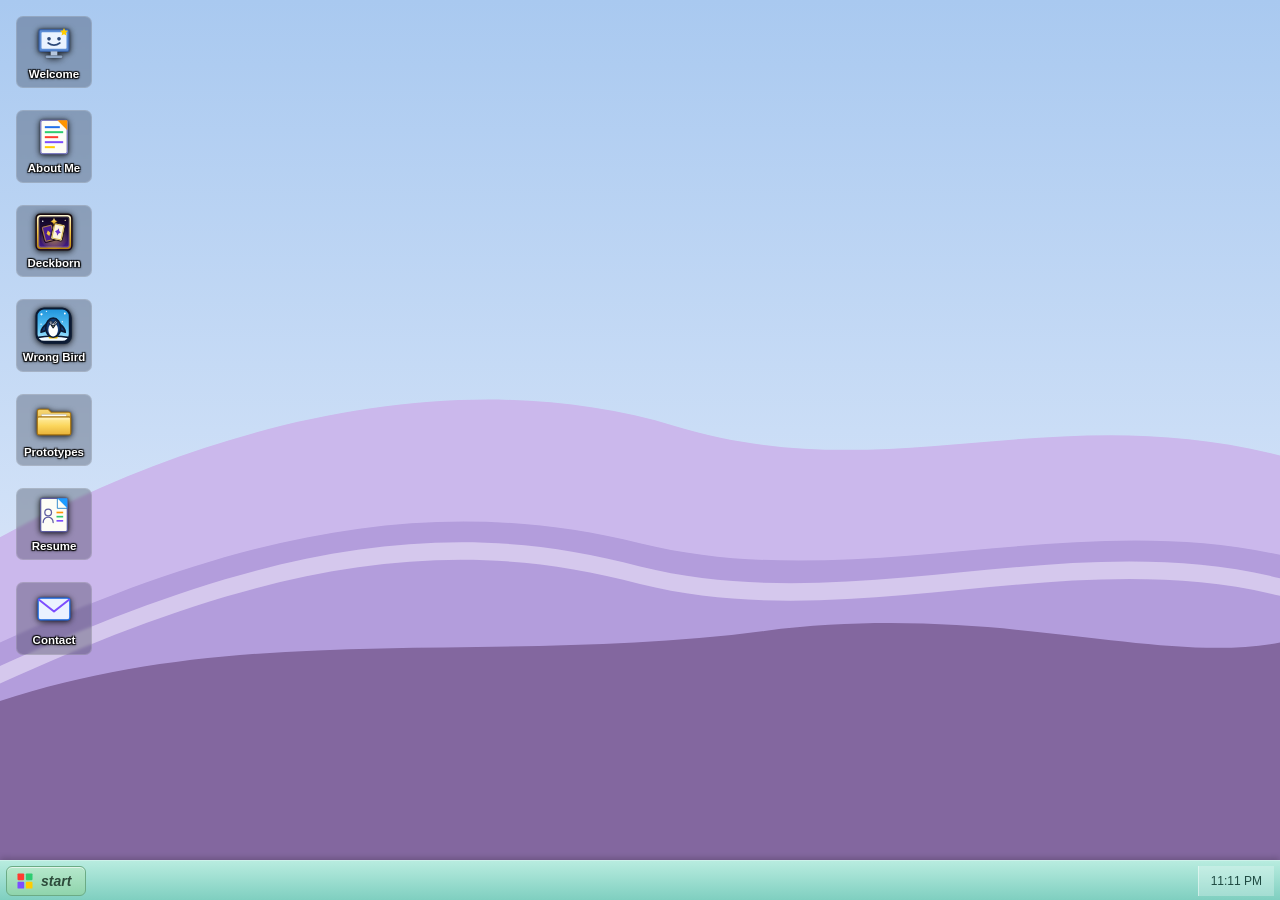
<file: index.html>
<!DOCTYPE html>
<html lang="en">
<head>
<meta charset="UTF-8">
<meta name="viewport" content="width=device-width, initial-scale=1">
<title>Clay Buiocchi - Game Designer</title>
<meta name="description" content="Portfolio of Clay Buiocchi, game designer. Deckborn and Wrong Bird, both in production.">
<link rel="icon" href="img/favicon.svg">
<link rel="preconnect" href="https://fonts.googleapis.com">
<link rel="preconnect" href="https://fonts.gstatic.com" crossorigin>
<link rel="stylesheet" href="https://fonts.googleapis.com/css2?family=Cinzel:wght@500;700&family=IM+Fell+English:ital@0;1&family=Luckiest+Guy&family=Fredoka:wght@500;600;700&display=swap">
<link rel="stylesheet" href="css/xp.css">
<link rel="stylesheet" href="css/style.css?v=12">
</head>
<body>

<!-- ============ BOOT SCREEN ============ -->
<div id="boot-screen">
  <div class="boot-logo">
    <div class="boot-flag">
      <span class="flag-sq flag-red"></span>
      <span class="flag-sq flag-green"></span>
      <span class="flag-sq flag-blue"></span>
      <span class="flag-sq flag-yellow"></span>
    </div>
    <div class="boot-title">clay<strong>xp</strong></div>
  </div>
  <div class="boot-bar"><div class="boot-bar-fill"></div></div>
  <div class="boot-hint">Click anywhere to continue</div>
</div>

<!-- ============ DESKTOP ============ -->
<div id="desktop">

  <div class="desktop-icons">
    <button class="desktop-icon" data-window="win-welcome">
      <img src="img/icon-welcome.svg" alt="">
      <span>Welcome</span>
    </button>
    <button class="desktop-icon" data-window="win-about">
      <img src="img/icon-about.svg" alt="">
      <span>About Me</span>
    </button>
    <button class="desktop-icon" data-window="win-deckborn">
      <img src="img/icon-deckborn.svg?v=2" alt="">
      <span>Deckborn</span>
    </button>
    <button class="desktop-icon" data-window="win-wrongbird">
      <img src="img/icon-wrongbird.svg?v=2" alt="">
      <span>Wrong Bird</span>
    </button>
    <button class="desktop-icon" data-window="win-prototypes">
      <img src="img/icon-folder.svg" alt="">
      <span>Prototypes</span>
    </button>
    <button class="desktop-icon" data-window="win-resume">
      <img src="img/icon-resume.svg" alt="">
      <span>Resume</span>
    </button>
    <button class="desktop-icon" data-window="win-contact">
      <img src="img/icon-contact.svg" alt="">
      <span>Contact</span>
    </button>
  </div>

  <!-- ============================================================
       DECKBORN POP-UP AD
       A deliberately garish XP-era popup ad for Deckborn, in the game's
       royal-purple + gold palette. It's a normal .xp-window (so it drags,
       focuses, and reflows on mobile like everything else) with a close
       button only — no minimize/maximize, and no taskbar entry, because an
       ad you can restore isn't much of a joke. Styling lives under
       .ad-window in style.css; openAd() in main.js pops it after boot.
       Sits first in the window order so it lands at the top of the page on
       mobile, where windows stack in DOM order.
       ============================================================ -->
  <section class="xp-window ad-window" id="win-deckborn-ad" data-title="Play Deckborn!" data-width="400" data-height="450">
    <div class="title-bar">
      <div class="title-bar-text">
        <img class="title-bar-icon" src="img/icon-ad.svg" alt="">
        Deckborn.exe &mdash; Special Offer!
      </div>
      <div class="title-bar-controls">
        <button aria-label="Close" data-action="close"></button>
      </div>
    </div>
    <div class="window-body ad-body">
      <div class="ad-ticker" aria-hidden="true">
        <div class="ad-ticker-track">
          <span>&#9733; FREE TO PLAY &#9733; UNREAL ENGINE 5 &#9733; DECKBUILDING RPG &#9733;</span>
          <span>&#9733; FREE TO PLAY &#9733; UNREAL ENGINE 5 &#9733; DECKBUILDING RPG &#9733;</span>
        </div>
      </div>

      <div class="ad-content">
        <p class="ad-kicker">&#9888; You are visitor #1,000,000 &#9888;</p>

        <p class="ad-headline"><span>Play</span><span>Deckborn</span></p>

        <p class="ad-sub">A 3D deckbuilding RPG, built in Unreal Engine 5.</p>

        <div class="ad-cta-row">
          <a class="ad-cta" href="https://claybuiocchi.itch.io/deckborn-ue5" target="_blank" rel="noopener">
            DOWNLOAD NOW &rarr;
          </a>
        </div>

        <p class="ad-fineprint">*not really an ad. it's just my game.</p>
      </div>
    </div>
  </section>

  <!-- ===== Welcome window ===== -->
  <section class="xp-window" id="win-welcome" data-title="Welcome" data-width="760" data-height="400">
    <div class="title-bar">
      <div class="title-bar-text">
        <img class="title-bar-icon" src="img/icon-welcome.svg" alt="">
        Welcome &mdash; clayxp
      </div>
      <div class="title-bar-controls">
        <button aria-label="Minimize" data-action="minimize"></button>
        <button aria-label="Maximize" data-action="maximize"></button>
        <button aria-label="Close" data-action="close"></button>
      </div>
    </div>
    <div class="window-body notepad-body">
      <div class="welcome-layout">
        <img class="welcome-photo welcome-photo-main" src="img/clay-photo.jpg?v=2" alt="Clay Buiocchi smiling in front of a colorful mosaic mural">
        <div class="welcome-text">
          <p>Hi, I'm <strong>Clay Buiocchi</strong> (they/them). Welcome to my desktop. I am a <strong>game designer</strong> who is proficient with <strong>Unreal Engine 5</strong>, including <strong>Blueprints</strong> and <strong>Unreal Motion Graphics (UMG)</strong>.</p>
          <ul class="welcome-tour">
            <li><a href="#" data-window="win-about"><strong>About Me</strong></a> covers who I am and what I care about.</li>
            <li><a href="#" data-window="win-deckborn"><strong>Deckborn</strong></a> and <a href="#" data-window="win-wrongbird"><strong>Wrong Bird</strong></a> are my two games currently in production. Each one opens a mini site with everything on one page: trailer, devlogs, design doc, and screenshots.</li>
            <li><a href="#" data-window="win-prototypes"><strong>Prototypes</strong></a> holds smaller experiments and case studies, plus a Playground of little web toys.</li>
            <li><a href="#" data-window="win-resume"><strong>Resume</strong></a> has my full skills, projects, and experience.</li>
            <li><a href="#" data-window="win-contact"><strong>Contact</strong></a> is where to find me and how to reach out.</li>
          </ul>
          <p>Open the desktop icons on the left, or hit the <strong>start</strong> button down in the corner. Drag windows around, minimize them to the taskbar, close this one whenever you're ready. Have a look around!</p>
        </div>
      </div>
    </div>
  </section>

  <!-- ============================================================
       PROJECT SITES — Deckborn & Wrong Bird
       Each project is one browser-style window holding a mid-2000s-style
       mini website: a banner, a sticky jump-nav, then every section
       (play / devlogs / GDD / links) in a content column beside a sidebar,
       all on one scrolling page. Nav links carry data-scroll-to; main.js
       scrolls the page inside the window. Layout is under .site-* in
       style.css; .site-deckborn (fantasy) and .site-wrongbird (cartoon)
       each get their own themed block.
       ============================================================ -->

  <!-- ===== Deckborn site ===== -->
  <section class="xp-window browser-window site-deckborn" id="win-deckborn" data-title="Deckborn" data-width="860" data-height="640">
    <div class="title-bar">
      <div class="title-bar-text">
        <img class="title-bar-icon" src="img/icon-deckborn.svg?v=2" alt="">
        Deckborn &mdash; clayxp Explorer
      </div>
      <div class="title-bar-controls">
        <button aria-label="Minimize" data-action="minimize"></button>
        <button aria-label="Maximize" data-action="maximize"></button>
        <button aria-label="Close" data-action="close"></button>
      </div>
    </div>
    <div class="window-body site-body">
      <div class="explorer-bar"><span class="explorer-label">Address</span> http://clayxp/projects/deckborn</div>
      <div class="site-page">
       <div class="site-wrap">
        <header class="site-hero">
          <p class="site-kicker">&#10022; A Clay Buiocchi Project &#10022;</p>
          <h2 class="site-title">Deckborn</h2>
          <p class="site-tagline">A 3D deckbuilding RPG, built solo in Unreal Engine 5.</p>
          <ul class="site-facts">
            <li><strong>Genre</strong> Deckbuilding RPG</li>
            <li><strong>Engine</strong> Unreal Engine 5</li>
            <li><strong>Status</strong> In production &middot; vertical slice out now on itch.io</li>
          </ul>
          <a class="side-cta site-play" href="https://claybuiocchi.itch.io/deckborn-ue5" target="_blank" rel="noopener">Play Now &rarr;</a>
        </header>

        <nav class="site-nav" aria-label="Deckborn sections">
          <a href="#deckborn-trailer" data-scroll-to="deckborn-trailer">Trailer</a>
          <a href="#deckborn-devlogs" data-scroll-to="deckborn-devlogs">Devlogs</a>
          <a href="#deckborn-gdd" data-scroll-to="deckborn-gdd">GDD</a>
          <a href="#deckborn-links" data-scroll-to="deckborn-links">Links</a>
        </nav>

        <div class="site-columns">
        <main class="site-main">
        <section class="site-section" id="deckborn-trailer">
          <h3 class="site-section-title"><img src="img/icon-deckborn.svg?v=2" alt="">Watch the trailer</h3>
          <div class="site-video">
            <iframe
              data-src="https://www.youtube-nocookie.com/embed/V0dI7mSTQ5Y"
              allow="accelerometer; encrypted-media; gyroscope; picture-in-picture; fullscreen"
              allowfullscreen
              referrerpolicy="strict-origin-when-cross-origin"
              title="Deckborn trailer"></iframe>
          </div>
          <p class="pitch">Deckborn is an RPG with deckbuilding combat &mdash; a bigger-scope take on the genre inspired by classic JRPGs like Final Fantasy 7. It's a solo project built in Unreal Engine 5, with a basic turn-based card combat system and a small overworld to explore. The vertical slice released on itch.io on August 31, 2026.</p>
          <div class="link-row">
            <a class="xp-button-link primary" href="https://www.youtube.com/watch?v=V0dI7mSTQ5Y" target="_blank" rel="noopener">Watch on YouTube &rarr;</a>
          </div>
        </section>

        <section class="site-section" id="deckborn-devlogs">
          <h3 class="site-section-title"><img src="img/icon-notepad.svg" alt="">Devlogs</h3>
          <!-- Add a new entry: copy an <article class="devlog"> below (newest
               goes first), then add a matching link to this index. -->
          <ol class="devlog-index">
            <li><a href="#deckborn-devlog-15" data-scroll-to="deckborn-devlog-15"><span>Aug 31</span> Deckborn Is Out Now</a></li>
            <li><a href="#deckborn-devlog-14" data-scroll-to="deckborn-devlog-14"><span>Aug 27</span> Card Art and Set Dressing</a></li>
            <li><a href="#deckborn-devlog-13" data-scroll-to="deckborn-devlog-13"><span>Aug 24</span> Color Identity and the Waterfall Cave</a></li>
            <li><a href="#deckborn-devlog-12" data-scroll-to="deckborn-devlog-12"><span>Aug 21</span> Cards Queue Up</a></li>
            <li><a href="#deckborn-devlog-11" data-scroll-to="deckborn-devlog-11"><span>Aug 18</span> First Build, First Playtest</a></li>
            <li><a href="#deckborn-devlog-10" data-scroll-to="deckborn-devlog-10"><span>Aug 14</span> A Second Chance</a></li>
            <li><a href="#deckborn-devlog-9" data-scroll-to="deckborn-devlog-9"><span>Aug 12</span> The Return Transition Bug</a></li>
            <li><a href="#deckborn-devlog-8" data-scroll-to="deckborn-devlog-8"><span>Aug 10</span> The Warlord Fights Back</a></li>
            <li><a href="#deckborn-devlog-7" data-scroll-to="deckborn-devlog-7"><span>Aug 9</span> Music and Combat Sound</a></li>
            <li><a href="#deckborn-devlog-6" data-scroll-to="deckborn-devlog-6"><span>Aug 5</span> Health Bars and Damage Timing</a></li>
            <li><a href="#deckborn-devlog-5" data-scroll-to="deckborn-devlog-5"><span>Jul 30</span> Base Camp and the Orc Nerf</a></li>
            <li><a href="#deckborn-devlog-4" data-scroll-to="deckborn-devlog-4"><span>Jul 26</span> Fixing Combat Timing</a></li>
            <li><a href="#deckborn-devlog-3" data-scroll-to="deckborn-devlog-3"><span>Jul 25</span> Dungeon, Cards, and AI</a></li>
            <li><a href="#deckborn-devlog-2" data-scroll-to="deckborn-devlog-2"><span>Jul 17</span> Cutting the Village Hub</a></li>
            <li><a href="#deckborn-devlog-1" data-scroll-to="deckborn-devlog-1"><span>Jul 6</span> First Playable Fight</a></li>
          </ol>

      <article class="devlog" id="deckborn-devlog-15">
        <header class="devlog-head">
          <span class="devlog-num">Entry 15</span>
          <h3>Deckborn Is Out Now</h3>
          <time datetime="2026-08-31">August 31, 2026</time>
        </header>
        <p><strong><a href="https://claybuiocchi.itch.io/deckborn-ue5" target="_blank" rel="noopener">Deckborn is out now on itch!</a></strong></p>
      </article>

      <article class="devlog" id="deckborn-devlog-14">
        <header class="devlog-head">
          <span class="devlog-num">Entry 14</span>
          <h3>Card Art and Set Dressing</h3>
          <time datetime="2026-08-27">August 27, 2026</time>
        </header>
        <h4>Card art</h4>
        <ul>
          <li>All 22 cards have art. The art system had been in the code the whole time drawing every card image at zero opacity, so the pictures were rendering invisibly.</li>
        </ul>
        <h4>Set dressing</h4>
        <ul>
          <li>96 props through the valley: rocks, ferns, flowers, stumps, fallen logs, mushrooms. No new trees, the tree layer was already dense, what was missing was everything at ground level.</li>
          <li>62 more in the enemy camp, which had been two towers and a campfire on a bare lawn. Crates, barrels, a mess area, bedrolls, a cart. Anything shorter than knee height got cut, it just reads as clutter from this camera height.</li>
        </ul>
        <h4>Sound</h4>
        <ul>
          <li>Hover and click sounds on every button in the game.</li>
        </ul>
        <h4>Card hover</h4>
        <ul>
          <li>Hovering a card lifts it, straightens it, and draws it on top of its neighbors. It used to slide toward the middle of the fan and stay buried under every card to its right.</li>
        </ul>
        <h4>UI animations</h4>
        <ul>
          <li>Nine animations. Bars slide toward their new value instead of snapping, the turn banner takes the color of whose turn it is, the player box flashes when you get hit.</li>
        </ul>
        <h4>The Warlord's new plan</h4>
        <ul>
          <li>Cut the Card of Power. Instead he's trying to drown the valley in eternal darkness.</li>
        </ul>
        <h4>Keyword tooltips</h4>
        <ul>
          <li>Hover a keyword to find out what it does. Works on cards in your hand, cards in the shop, cards in the deck menu, enemy intent lines, and your own status readout.</li>
          <li>Frail, Weak, and Vulnerable are three different penalties and nothing in the game had ever explained any of them.</li>
        </ul>
        <h4>Potion slots</h4>
        <ul>
          <li>Three color coded slots along the bottom of the player box, instead of text lines floating over the left of the screen.</li>
        </ul>
        <h4>Shop header</h4>
        <ul>
          <li>Shows a real health bar and a gold chip instead of one long packed line of text. The Remove card button turns into Back while you're picking the card to remove.</li>
        </ul>
        <h4>Hero death</h4>
        <ul>
          <li>The hero used to freeze mid-idle and get covered by the defeat screen on the same frame they died. They fall now, and the screen waits for it.</li>
        </ul>
        <h4>Also</h4>
        <ul>
          <li>The gold readout is back in exploration, a later rewrite had quietly dropped the line that created it. Victory and defeat screens animate in. Enemy panels restyled to match everything else. The Lizard Warrior stopped stabbing the Bishop Knight in the back of the head.</li>
        </ul>
      </article>

      <article class="devlog" id="deckborn-devlog-13">
        <header class="devlog-head">
          <span class="devlog-num">Entry 13</span>
          <h3>Color Identity and the Waterfall Cave</h3>
          <time datetime="2026-08-24">August 24, 2026</time>
        </header>
        <h4>Color identity</h4>
        <ul>
          <li>Royal purple, gold outline, rounded corners, applied to buttons, dialogue boxes, drop slots, health bars, and all four title screens.</li>
          <li>Title uses royal purple Firlest font with gold outline.</li>
        </ul>
        <h4>Dungeon enemies</h4>
        <ul>
          <li>Faster, and they notice you from further off. A player can no longer outrun a dungeon enemy.</li>
        </ul>
        <h4>Waterfall cave</h4>
        <ul>
          <li>There's a cave behind the valley waterfall with a chest in it containing 100 gold.</li>
        </ul>
        <h4>Pause during shop</h4>
        <ul>
          <li>Pause used to silently do nothing while the shop was open. It works now, and the shop says the clock is paused, since the countdown hides itself inside menus and there was no way to tell it wasn't burning.</li>
        </ul>
        <h4>Hit weight</h4>
        <ul>
          <li>Impacts scale with damage. A 2 damage chip and a 20 damage hit used to produce the identical flash, punch, and screen shake.</li>
        </ul>
        <h4>Also</h4>
        <ul>
          <li>Enemy weapons sit in their hands correctly now, five of the nine armed enemies were gripping wrong.</li>
        </ul>
      </article>

      <article class="devlog" id="deckborn-devlog-12">
        <header class="devlog-head">
          <span class="devlog-num">Entry 12</span>
          <h3>Cards Queue Up</h3>
          <time datetime="2026-08-21">August 21, 2026</time>
        </header>
        <h4>Cards queue</h4>
        <ul>
          <li>Dropping a card no longer locks you out until the swing finishes. Play three in a row and they resolve back to back in the order you dropped them.</li>
          <li>The hand also used to tuck itself off screen while a card resolved, which hid it during the exact window you'd want to read it. It stays up for the whole player turn now.</li>
        </ul>
        <h4>Card snap</h4>
        <ul>
          <li>Cards now "snap" into their target slots.</li>
        </ul>
        <h4>Shop layout</h4>
        <ul>
          <li>Redesigned shop menu UI.</li>
        </ul>
        <h4 class="devlog-reflection-head">Reflection</h4>
        <p class="devlog-reflection">The card queue is one of the best changes I've implemented so far. The combat was feeling a bit too slow before, but now that players can chain actions, combat can resolve a lot faster. The card "snap" feature is also a small but engaging UX touch.</p>
      </article>

      <article class="devlog" id="deckborn-devlog-11">
        <header class="devlog-head">
          <span class="devlog-num">Entry 11</span>
          <h3>First Build, First Playtest</h3>
          <time datetime="2026-08-18">August 18, 2026</time>
        </header>
        <h4>First build, first outside playtest</h4>
        <ul>
          <li>Packaged the game for the first time and ran my first playtest!</li>
          <li>Playtest notes: camera is inverted and too sensitive, energy and gold are hard to find, the dungeon sign is too dark to read, encounter three is too hard.</li>
        </ul>
        <h4>Impact numbers</h4>
        <ul>
          <li>Numbers pop off whatever got hit, and they show what actually landed after Strength, Vulnerable, and Block.</li>
          <li>Poison ticks flinch the target, throw a green number, and hold a beat before the turn moves on.</li>
        </ul>
        <h4>Card text is accurate</h4>
        <ul>
          <li>A card in hand shows what it will actually do. With 3 Strength, Spirit Slash reads "Deal 9 damage" in green. Frail drags your block cards down and tints them red.</li>
        </ul>
        <h4>Enemies have weapons</h4>
        <ul>
          <li>Every armed enemy in the game had been fighting bare handed since the monster packs went in. The weapons ship as separate pieces and nothing was ever attaching them.</li>
        </ul>
        <h4>Also</h4>
        <ul>
          <li>The Bomb gets lobbed in an arc instead of exploding out of your hand. The Warlord now summons a skeleton and an evil mage to aid him in battle. End Turn and the potions hide during the enemy's turn.</li>
        </ul>
        <h4 class="devlog-reflection-head">Reflection</h4>
        <p class="devlog-reflection">Gameplay-wise, the first playtest was a major success! Most of the changes that need to be made involve balancing the dungeon encounters and iterating on the UI.</p>
      </article>

      <article class="devlog" id="deckborn-devlog-10">
        <header class="devlog-head">
          <span class="devlog-num">Entry 10</span>
          <h3>A Second Chance</h3>
          <time datetime="2026-08-14">August 14, 2026</time>
        </header>
        <h4>Playthrough fixes</h4>
        <ul>
          <li>Enemies killed by poison still got their attack off. The death check was running before poison damage landed.</li>
        </ul>
        <h4>Telegraphs say everything</h4>
        <ul>
          <li>"Next: ATK 4 + Poison 3" instead of "Next: ATK 4," which had been hiding the poison entirely.</li>
        </ul>
        <h4>Dungeon layout</h4>
        <ul>
          <li>Two chambers, the fork, a third chamber, then the boss.</li>
          <li>Taking one branch of the fork now seals the other permanently, at both ends. You could previously clear the rat den, walk backwards up the other corridor, and drink the fountain too.</li>
        </ul>
        <h4>Second chance</h4>
        <ul>
          <li>Die in the dungeon and you wake up outside the shop with one minute on the clock and the dungeon repopulated behind you. Die a second time and the run is over.</li>
        </ul>
        <h4>Cards</h4>
        <ul>
          <li>Inspiration: discard a card to gain energy. The first card that costs you something other than energy.</li>
          <li>Shattering Wall reworked to "lose all your block, deal that much damage to every enemy." It was a rare card that did nothing on turn one and built a wall despite being named for shattering one.</li>
        </ul>
        <h4>Also</h4>
        <ul>
          <li>Reworked potion buttons in shop.</li>
        </ul>
        <h4 class="devlog-reflection-head">Reflection</h4>
        <p class="devlog-reflection">I wanted a way for players to get a second chance without allowing them to get too strong. The player has 1 minute to use the gold they gained from the dungeon so far in order to rework their deck. After that, if they lose, it has more to do with the decisions the player made rather than the game itself.</p>
      </article>

      <article class="devlog" id="deckborn-devlog-9">
        <header class="devlog-head">
          <span class="devlog-num">Entry 09</span>
          <h3>The Return Transition Bug</h3>
          <time datetime="2026-08-12">August 12, 2026</time>
        </header>
        <h4>Return transition</h4>
        <ul>
          <li>Coming back from a fight, the hero used to pop in a half second late, fully solid, in one frame.</li>
          <li>Cause: the transition system blocks input, and hiding the player was a side effect of that block.</li>
          <li>Fix: turned off the input block. You can move during the wipe now.</li>
        </ul>
        <h4>New transitions</h4>
        <ul>
          <li>Diamond wipe into a fight, iris wipe back out, both retimed onto an ease curve.</li>
          <li>Loading screen covers the roughly 600ms mid-load gap where no UI exists.</li>
        </ul>
        <h4>Pause menu</h4>
        <ul>
          <li>Escape or P, works in exploration and combat.</li>
          <li>Fixed: pausing didn't pause the interface, so the valley clock and potions ran straight through it.</li>
        </ul>
      </article>

      <article class="devlog" id="deckborn-devlog-8">
        <header class="devlog-head">
          <span class="devlog-num">Entry 08</span>
          <h3>The Warlord Fights Back</h3>
          <time datetime="2026-08-10">August 10, 2026</time>
        </header>
        <h4>Warlord AI</h4>
        <ul>
          <li>Created a 3 beat combat cycle.</li>
        </ul>
        <h4>Warlord entrance</h4>
        <ul>
          <li>Warlord now has an evil monologue when you reach him.</li>
        </ul>
        <h4>Sealed doors</h4>
        <ul>
          <li>Dungeon doors seal behind the player. No backtracking allowed!</li>
        </ul>
        <h4>Also</h4>
        <ul>
          <li>Sign posted at the fork. AoE cards now play their impact effect on every target hit, not just one.</li>
        </ul>
      </article>

      <article class="devlog" id="deckborn-devlog-7">
        <header class="devlog-head">
          <span class="devlog-num">Entry 07</span>
          <h3>Music and Combat Sound</h3>
          <time datetime="2026-08-09">August 9, 2026</time>
        </header>
        <h4>Music</h4>
        <ul>
          <li>Music loops in all levels.</li>
          <li>Victory/defeat music fades at 10 seconds instead of playing out, since the valley spawn cuts them off anyway.</li>
        </ul>
        <h4>Combat sound</h4>
        <ul>
          <li>Cast sound on the cast frame, impact sound on the contact frame.</li>
        </ul>
        <h4 class="devlog-reflection-head">Reflection</h4>
        <p class="devlog-reflection">The addition of sound is really bringing everything together!</p>
      </article>

      <article class="devlog" id="deckborn-devlog-6">
        <header class="devlog-head">
          <span class="devlog-num">Entry 06</span>
          <h3>Health Bars and Damage Timing</h3>
          <time datetime="2026-08-05">August 5, 2026</time>
        </header>
        <h4>Health bars</h4>
        <ul>
          <li>Moved off-screen bars onto the enemies, anchored to each creature's height.</li>
          <li>Same fix applied to the drag-targets, which had the same problem and were hard to hit on short enemies.</li>
        </ul>
        <h4>Damage timing</h4>
        <ul>
          <li>Damage numbers now pop on hit, and card damage lands on the contact frame instead of instantly on release.</li>
        </ul>
        <h4>Also</h4>
        <ul>
          <li>Post-fight victory/defeat screen. Tutorial fight (5 non-blocking tips, replays every run). One-use healing fountain at the dungeon entrance.</li>
        </ul>
        <h4 class="devlog-reflection-head">Reflection</h4>
        <p class="devlog-reflection">I decided to add a simple tutorial to the game in which the player fights a slime using their starter deck after leaving the base camp. I didn't want to assume the player has played games like Slay the Spire. The Jack dialogue and timer are after the tutorial.</p>
      </article>

      <article class="devlog" id="deckborn-devlog-5">
        <header class="devlog-head">
          <span class="devlog-num">Entry 05</span>
          <h3>Base Camp and the Orc Nerf</h3>
          <time datetime="2026-07-30">July 30, 2026</time>
        </header>
        <h4>Base camp</h4>
        <ul>
          <li>Valley now opens on a camp (fire, tents, canopy, banner gate) instead of an empty field.</li>
          <li>Fenced path leads to hill with NPC.</li>
        </ul>
        <h4>Jack / run clock</h4>
        <ul>
          <li>Press E to talk to Jack, finishing his dialogue is what starts the run clock.</li>
        </ul>
        <h4>Menus</h4>
        <ul>
          <li>Main menu's Play button had never actually been wired to anything.</li>
          <li>Victory/defeat screens.</li>
        </ul>
        <h4>Orc nerf</h4>
        <ul>
          <li>Waaaayyy too strong.</li>
          <li>His rage was ramping up his damage way too fast, so attacks and buffs are more spaced out.</li>
        </ul>
        <h4>Also</h4>
        <ul>
          <li>Roaming enemies no longer wander into the shop yard.</li>
        </ul>
        <h4 class="devlog-reflection-head">Reflection</h4>
        <p class="devlog-reflection">I added an NPC with dialogue that explains the player's goal of defeating the Warlord before triggering the timer.</p>
      </article>

      <article class="devlog" id="deckborn-devlog-4">
        <header class="devlog-head">
          <span class="devlog-num">Entry 04</span>
          <h3>Fixing Combat Timing</h3>
          <time datetime="2026-07-26">July 26, 2026</time>
        </header>
        <h4>Hero animation</h4>
        <ul>
          <li>Each card has its own player animation.</li>
        </ul>
        <h4>Timing fix</h4>
        <ul>
          <li>Damage, hit flash, screen punch, flinch, and death were all firing on the attack's first frame, so the hero swung at a corpse.</li>
          <li>Everything's scheduled off real animation length now, including the Aura Strike projectile, which arrives on the damage frame.</li>
        </ul>
        <h4>Run clock</h4>
        <ul>
          <li>Added a countdown to the valley. No timer = infinite money.</li>
        </ul>
        <h4>Dungeon fork</h4>
        <ul>
          <li>Two paths in the dungeon: left is an elite rat encounter with a rare card drop, right is a healing fountain. Taking one closes the other.</li>
        </ul>
        <h4 class="devlog-reflection-head">Reflection</h4>
        <p class="devlog-reflection">I made the difficult decision to add a timer to the game, even though doing so essentially makes my game a roguelike (which I've been avoiding). However, I believe that if there is no timer, the game will have no balance and the player could get bored. I think a timer is the appropriate choice for a vertical slice.</p>
      </article>

      <article class="devlog" id="deckborn-devlog-3">
        <header class="devlog-head">
          <span class="devlog-num">Entry 03</span>
          <h3>Dungeon, Cards, and AI</h3>
          <time datetime="2026-07-25">July 25, 2026</time>
        </header>
        <h4>Enemy AI</h4>
        <ul>
          <li>Each enemy now picks from weighted moves, favors defense when hurt, won't repeat a move twice in a row.</li>
          <li>In the valley they notice, chase, and give up and return home if you outrun them.</li>
        </ul>
        <h4>Combat camera</h4>
        <ul>
          <li>Cut camera swoops in favor of a stationary camera (the camera movements were unnecessary and nauseating).</li>
        </ul>
        <h4>Cards</h4>
        <ul>
          <li>Designed 20 cards, some of which introduce new mechanics such as poison and strength.</li>
        </ul>
        <h4>Shop</h4>
        <ul>
          <li>Gold from fights buys new cards, removes unwanted ones, or heals you.</li>
        </ul>
        <h4>Dungeon</h4>
        <ul>
          <li>Designed dungeon level.</li>
          <li>Built as a 6-enemy gauntlet into the Warlord.</li>
        </ul>
        <h4 class="devlog-reflection-head">Reflection</h4>
        <p class="devlog-reflection">The cards have been made and combat is running very smoothly! I also have three different starter enemies: a slime, a spider, and a spiky turtle thing. Each has their own individual move set. They spawn adjacent to the shop, so the player is encouraged to test out their build on weaker enemies. I'm planning on adding an enemy camp across the river that has harder enemies that are worth more gold.</p>
      </article>

      <article class="devlog" id="deckborn-devlog-2">
        <header class="devlog-head">
          <span class="devlog-num">Entry 02</span>
          <h3>Cutting the Village Hub</h3>
          <time datetime="2026-07-17">July 17, 2026</time>
        </header>
        <h4>Village hub cut</h4>
        <ul>
          <li>Cut the Village/Town hub as its own zone. Its four prep locations (heal, buy, remove) are consolidated into a single Shop, now a stop inside the Valley instead of a separate space.</li>
          <li>World is two zones now instead of three: Valley (exploration + Shop) and Dungeon.</li>
        </ul>
        <h4>Training Grounds cut</h4>
        <ul>
          <li>Cut the free practice fight (no gold cost, no real HP or death risk) permanently, not just for the current slice. Players are encouraged to test their builds on the weaker enemies near the shop instead.</li>
        </ul>
        <h4 class="devlog-reflection-head">Reflection</h4>
        <p class="devlog-reflection">Originally Deckborn was gonna have three main levels: The Valley, the Dungeon, and the Village. The village would've acted as a player hub, but the scope was just too big. Cutting a whole zone gives me much more time to polish the most engaging parts of the game: exploration and combat.</p>
      </article>

      <article class="devlog" id="deckborn-devlog-1">
        <header class="devlog-head">
          <span class="devlog-num">Entry 01</span>
          <h3>First Playable Fight</h3>
          <time datetime="2026-07-06">July 6, 2026</time>
        </header>
        <h4>World</h4>
        <ul>
          <li>Valley and combat levels designed using the terrain tool.</li>
          <li>Wandering into an enemy pulls you straight into a fight.</li>
        </ul>
        <h4>Scope</h4>
        <ul>
          <li>Cut the card crafting system in favor of a simpler gold-based progression system.</li>
        </ul>
        <h4>Combat core</h4>
        <ul>
          <li>Built and tested headless first, so I could confirm the rules worked before there was anything to look at.</li>
          <li>Built the card system using UMG and Blueprints.</li>
          <li>Dragging a card to resolve a fight now works!</li>
        </ul>
        <h4 class="devlog-reflection-head">Reflection</h4>
        <p class="devlog-reflection">I was able to create the foundation for what will become Deckborn. The player can walk around in one level, and when they come into contact with an enemy, they get transported to the combat level. I've only designed a basic attack so far and tested it in order to progress through combat. The enemy is just a punching bag at this point in production, but it will soon have ways to respond to the player.</p>
      </article>
        </section>

        <section class="site-section" id="deckborn-gdd">
          <h3 class="site-section-title"><img src="img/icon-gdd.svg" alt="">Game design document</h3>
          <p>The full game design document: core loop, Valley and Dungeon structure, combat rules, all 22 cards, 12 enemies, economy, UI, and production scope.</p>
          <div class="link-row">
            <a class="xp-button-link" href="Deckborn_GDD.pdf" target="_blank" rel="noopener">Open in new tab</a>
            <a class="xp-button-link primary" href="Deckborn_GDD.pdf" download>Download PDF &darr;</a>
          </div>
          <div class="site-pdf desktop-only">
            <iframe data-src="Deckborn_GDD.pdf#view=FitH" loading="lazy" title="Deckborn Game Design Document"></iframe>
          </div>
        </section>

        <section class="site-section" id="deckborn-links">
          <h3 class="site-section-title"><img src="img/icon-itch.svg" alt="">Links</h3>
          <ul class="site-links">
            <li><a href="https://claybuiocchi.itch.io/deckborn-ue5" target="_blank" rel="noopener">Deckborn on itch.io</a></li>
            <li><a href="https://claybuiocchi.itch.io" target="_blank" rel="noopener">All of Clay's games on itch.io</a></li>
            <li><a href="#" data-window="win-wrongbird">Wrong Bird, Clay's other project</a></li>
            <li><a href="#" data-window="win-contact">Get in touch</a></li>
          </ul>
        </section>
        </main>

        <aside class="site-sidebar">
          <div class="side-box">
            <h3 class="side-title">Latest Chronicles</h3>
            <ul class="side-list">
              <li><a href="#deckborn-devlog-15" data-scroll-to="deckborn-devlog-15">Deckborn Is Out Now</a> <small>Aug 31</small></li>
              <li><a href="#deckborn-devlog-14" data-scroll-to="deckborn-devlog-14">Card Art and Set Dressing</a> <small>Aug 27</small></li>
              <li><a href="#deckborn-devlog-13" data-scroll-to="deckborn-devlog-13">Color Identity and the Waterfall Cave</a> <small>Aug 24</small></li>
            </ul>
          </div>
          <div class="side-box">
            <h3 class="side-title">Quest Log</h3>
            <ul class="quest-log">
              <li class="done">First playable fight</li>
              <li class="done">Dungeon, cards &amp; AI</li>
              <li class="done">Music &amp; sound</li>
              <li class="done">Battle transitions</li>
              <li class="done">First outside playtest</li>
              <li class="done">Released on itch.io &middot; Aug 31</li>
            </ul>
          </div>
          <div class="side-box">
            <h3 class="side-title">Enter the Realm</h3>
            <a class="side-cta" href="#deckborn-trailer" data-scroll-to="deckborn-trailer">Watch the trailer</a>
          </div>
        </aside>
        </div>

        <footer class="site-footer">
          <p>&copy; 2026 Clay Buiocchi</p>
        </footer>
       </div>
      </div>
    </div>
  </section>

  <!-- ===== Wrong Bird site ===== -->
  <section class="xp-window browser-window site-wrongbird" id="win-wrongbird" data-title="Wrong Bird" data-width="860" data-height="640">
    <div class="title-bar">
      <div class="title-bar-text">
        <img class="title-bar-icon" src="img/icon-wrongbird.svg?v=2" alt="">
        Wrong Bird &mdash; clayxp Explorer
      </div>
      <div class="title-bar-controls">
        <button aria-label="Minimize" data-action="minimize"></button>
        <button aria-label="Maximize" data-action="maximize"></button>
        <button aria-label="Close" data-action="close"></button>
      </div>
    </div>
    <div class="window-body site-body">
      <div class="explorer-bar"><span class="explorer-label">Address</span> http://clayxp/projects/wrong-bird</div>
      <div class="site-page">
       <div class="site-wrap">
        <header class="site-hero">
          <p class="site-kicker">A Clay Buiocchi project</p>
          <h2 class="site-title">Wrong Bird</h2>
          <p class="site-tagline">&ldquo;Penguins can't fly&rdquo; &mdash; some idiot.</p>
          <ul class="site-facts">
            <li><strong>Genre</strong> Pet raising sim &middot; roguelite</li>
            <li><strong>Engine</strong> Unreal Engine 5</li>
            <li><strong>Status</strong> In production &middot; training-loop prototype done &middot; vertical slice 2027</li>
          </ul>
          <a class="side-cta site-play" href="https://claybuiocchi.itch.io/wrong-bird-training-loop-prototype" target="_blank" rel="noopener">Play Now &rarr;</a>
        </header>

        <nav class="site-nav" aria-label="Wrong Bird sections">
          <a href="#wrongbird-trailer" data-scroll-to="wrongbird-trailer">Trailer</a>
          <a href="#wrongbird-shots" data-scroll-to="wrongbird-shots">Screenshots</a>
          <a href="#wrongbird-gdd" data-scroll-to="wrongbird-gdd">GDD</a>
          <a href="#wrongbird-links" data-scroll-to="wrongbird-links">Links</a>
        </nav>

        <div class="site-columns">
        <main class="site-main">
        <section class="site-section" id="wrongbird-trailer">
          <h3 class="site-section-title"><img src="img/icon-wrongbird.svg?v=2" alt="">Watch the trailer</h3>
          <div class="site-video">
            <iframe
              data-src="https://www.youtube-nocookie.com/embed/66n8PFLqgPI"
              allow="accelerometer; encrypted-media; gyroscope; picture-in-picture; fullscreen"
              allowfullscreen
              referrerpolicy="strict-origin-when-cross-origin"
              title="Wrong Bird trailer"></iframe>
          </div>
          <p class="pitch">Wrong Bird is a pet raising simulator with roguelite mechanics in which you train penguins to fly. Built to learn UI/UX and RNG-driven systems; the training-loop prototype was completed in May 2026, with a distance-launching loop and full vertical slice targeted for 2027.</p>
          <div class="link-row">
            <a class="xp-button-link primary" href="https://www.youtube.com/watch?v=66n8PFLqgPI" target="_blank" rel="noopener">Watch on YouTube &rarr;</a>
          </div>
        </section>

        <section class="site-section" id="wrongbird-shots">
          <h3 class="site-section-title"><img src="img/icon-screenshots.svg" alt="">Screenshots</h3>
          <div class="site-gallery">
            <a href="img/wrongbird-cover.jpeg" target="_blank" rel="noopener"><img src="img/wrongbird-cover.jpeg" alt="Wrong Bird cover art" loading="lazy"></a>
            <a href="img/wrongbird-1.png" target="_blank" rel="noopener"><img src="img/wrongbird-1.png" alt="Wrong Bird screenshot 1" loading="lazy"></a>
            <a href="img/wrongbird-2.png" target="_blank" rel="noopener"><img src="img/wrongbird-2.png" alt="Wrong Bird screenshot 2" loading="lazy"></a>
            <a href="img/wrongbird-3.png" target="_blank" rel="noopener"><img src="img/wrongbird-3.png" alt="Wrong Bird screenshot 3" loading="lazy"></a>
          </div>
        </section>

        <section class="site-section" id="wrongbird-gdd">
          <h3 class="site-section-title"><img src="img/icon-gdd.svg" alt="">Game design document</h3>
          <p>The full game design document: core and training/launch loops, stats, abilities, biomes, evolution, breeding and rarity, raising and mood, interface, audio, build order, and production scope.</p>
          <div class="link-row">
            <a class="xp-button-link" href="Wrong_Bird_GDD.pdf" target="_blank" rel="noopener">Open in new tab</a>
            <a class="xp-button-link primary" href="Wrong_Bird_GDD.pdf" download>Download PDF &darr;</a>
          </div>
          <div class="site-pdf desktop-only">
            <iframe data-src="Wrong_Bird_GDD.pdf#view=FitH" loading="lazy" title="Wrong Bird Game Design Document"></iframe>
          </div>
        </section>

        <section class="site-section" id="wrongbird-links">
          <h3 class="site-section-title"><img src="img/icon-itch.svg" alt="">Links</h3>
          <ul class="site-links">
            <li><a href="https://claybuiocchi.itch.io/wrong-bird-training-loop-prototype" target="_blank" rel="noopener">Wrong Bird on itch.io</a></li>
            <li><a href="https://claybuiocchi.itch.io" target="_blank" rel="noopener">All of Clay's games on itch.io</a></li>
            <li><a href="#" data-window="win-deckborn">Deckborn, Clay's other project</a></li>
            <li><a href="#" data-window="win-contact">Get in touch</a></li>
          </ul>
        </section>
        </main>

        <aside class="site-sidebar">
          <div class="side-box side-fact">
            <h3 class="side-title">Penguin Fact!</h3>
            <p>Penguins can't fly. <em>Yet.</em> Your job is to fix that.</p>
          </div>
          <form class="side-box side-poll" onsubmit="return false">
            <h3 class="side-title">Quick Poll</h3>
            <p class="poll-q">Can penguins fly?</p>
            <label><input type="radio" name="wb-poll"> Yes</label>
            <label><input type="radio" name="wb-poll"> No</label>
            <label><input type="radio" name="wb-poll"> Not yet!</label>
            <p class="poll-thanks">Thanks for voting! The penguins are training as we speak.</p>
          </form>
        </aside>
        </div>

        <footer class="site-footer">
          <p>&copy; 2026 Clay Buiocchi</p>
        </footer>
       </div>
      </div>
    </div>
  </section>

  <!-- ===== About Me window ===== -->
  <section class="xp-window" id="win-about" data-title="About Me" data-width="780" data-height="480">
    <div class="title-bar">
      <div class="title-bar-text">
        <img class="title-bar-icon" src="img/icon-about.svg" alt="">
        About Me.txt - Notepad
      </div>
      <div class="title-bar-controls">
        <button aria-label="Minimize" data-action="minimize"></button>
        <button aria-label="Maximize" data-action="maximize"></button>
        <button aria-label="Close" data-action="close"></button>
      </div>
    </div>
    <div class="window-body notepad-body">
      <div class="welcome-layout">
        <div class="about-photos">
          <img class="welcome-photo about-photo" src="img/clay-photo.jpg?v=2" alt="Clay Buiocchi smiling in front of a colorful mosaic mural">
          <img class="welcome-photo about-photo" src="img/clay-photo-kid.jpg" alt="Clay as a kid holding up a Sonic the Hedgehog plush next to a Christmas tree">
        </div>
        <div class="welcome-text">
          <p>Hey, I'm Clay Buiocchi (they/them). I'm a game designer working on games I've always wanted to play but nobody's made yet.</p>
          <p>I completed Circuit Stream's Game Design Bootcamp and earned my <a href="https://www.credly.com/badges/91cc4160-2646-4f10-827e-5dd9134445df" target="_blank" rel="noopener">certificate</a>. I have two major projects currently in production: Deckborn, a 3D deckbuilding RPG built in Unreal Engine 5, and Wrong Bird, a penguin training-and-launching sim.</p>
          <p>What I care about most is game design: systems, UI/UX, and level design, and making sure all of it actually feels good to play.</p>
          <p>Before games, I studied music and psychology. I also work as an early education teacher these days, and I live near Boston.</p>
          <div class="fav-games">
            <div class="fav-games-title">&#9733; Some of my favorite games &#9733;</div>
            <div class="fav-games-window">
              <div class="fav-games-track">
                <ul>
                <li>Kirby Air Ride</li>
                <li>Sonic Adventure 2</li>
                <li>Magic: The Gathering</li>
                <li>Dungeons &amp; Dragons</li>
                <li>Minecraft</li>
                <li>The Legend of Zelda: Twilight Princess</li>
                <li>Slay the Spire</li>
                <li>Teamfight Tactics</li>
                <li>Hades</li>
                <li>Fortnite</li>
                <li>Elden Ring</li>
                <li>Stardew Valley</li>
                <li>Animal Well</li>
                <li>Baldur's Gate 3</li>
                <li>Balatro</li>
                <li>Super Mario Galaxy</li>
                <li>The Elder Scrolls V: Skyrim</li>
                <li>Final Fantasy XIV</li>
                <li>Hypnospace Outlaw</li>
                <li>LEGO Star Wars: The Complete Saga</li>
                <li>Outer Wilds</li>
                <li>Deadlock</li>
                <li>League of Legends</li>
                <li>Marvel Rivals</li>
                <li>Palworld</li>
                <li>PEAK</li>
                <li>A Short Hike</li>
                <li>Vampire Survivors</li>
                <li><em>...and many, many more</em></li>
                </ul>
                <ul aria-hidden="true">
                <li>Kirby Air Ride</li>
                <li>Sonic Adventure 2</li>
                <li>Magic: The Gathering</li>
                <li>Dungeons &amp; Dragons</li>
                <li>Minecraft</li>
                <li>The Legend of Zelda: Twilight Princess</li>
                <li>Slay the Spire</li>
                <li>Teamfight Tactics</li>
                <li>Hades</li>
                <li>Fortnite</li>
                <li>Elden Ring</li>
                <li>Stardew Valley</li>
                <li>Animal Well</li>
                <li>Baldur's Gate 3</li>
                <li>Balatro</li>
                <li>Super Mario Galaxy</li>
                <li>The Elder Scrolls V: Skyrim</li>
                <li>Final Fantasy XIV</li>
                <li>Hypnospace Outlaw</li>
                <li>LEGO Star Wars: The Complete Saga</li>
                <li>Outer Wilds</li>
                <li>Deadlock</li>
                <li>League of Legends</li>
                <li>Marvel Rivals</li>
                <li>Palworld</li>
                <li>PEAK</li>
                <li>A Short Hike</li>
                <li>Vampire Survivors</li>
                <li><em>...and many, many more</em></li>
                </ul>
              </div>
            </div>
          </div>
        </div>
      </div>
    </div>
  </section>

  <!-- ===== Resume window ===== -->
  <section class="xp-window" id="win-resume" data-title="Resume" data-width="680" data-height="600">
    <div class="title-bar">
      <div class="title-bar-text">
        <img class="title-bar-icon" src="img/icon-resume.svg" alt="">
        Clay_Buiocchi_Resume_2026.pdf - Preview
      </div>
      <div class="title-bar-controls">
        <button aria-label="Minimize" data-action="minimize"></button>
        <button aria-label="Maximize" data-action="maximize"></button>
        <button aria-label="Close" data-action="close"></button>
      </div>
    </div>
    <div class="window-body resume-viewer">
      <div class="resume-toolbar">
        <a class="xp-button-link primary" href="Clay_Buiocchi_Resume_2026.pdf" download>Download PDF &darr;</a>
      </div>
      <div class="resume-doc">
        <header class="resume-doc-header">
          <p class="resume-name">CLAY BUIOCCHI</p>
          <p class="resume-subtitle">Game Designer</p>
          <p class="resume-contact">650-996-5911 &middot; <a href="mailto:cmb9597@gmail.com">cmb9597@gmail.com</a> &middot; <a href="https://cbuiocchi.github.io" target="_blank" rel="noopener">cbuiocchi.github.io</a> &middot; <a href="https://www.linkedin.com/in/clay-buiocchi-080697358/" target="_blank" rel="noopener">linkedin.com/in/clay-buiocchi</a></p>
        </header>

        <section class="resume-section">
          <h2 class="resume-section-title">Skills</h2>
          <p class="resume-skill-line"><strong>Design:</strong> UI/UX for games, systems design, game design documentation, level design &amp; encounter design, playtesting &amp; iteration, narrative design, sound design</p>
          <p class="resume-skill-line"><strong>Technical:</strong> Unreal Engine 5 (Blueprints, UMG), Godot (GDScript), Figma, Aseprite, Blender fundamentals, DAWs (Logic Pro)</p>
          <p class="resume-skill-line"><strong>Cross-Disciplinary:</strong> reading engagement &amp; frustration cues in real time, scaffolding difficulty, behavior &amp; feedback loop design, de-escalation / pacing, multitasking, communication</p>
        </section>

        <section class="resume-section">
          <h2 class="resume-section-title">Game Design Projects</h2>
          <div class="resume-entry">
            <div class="resume-entry-header">
              <span>Deckborn: 3D Single-Player Deckbuilding RPG</span>
              <span class="resume-entry-date">Bootcamp Capstone Project</span>
            </div>
            <p class="resume-entry-sub"><a href="https://claybuiocchi.itch.io/deckborn-ue5" target="_blank" rel="noopener">claybuiocchi.itch.io/deckborn-ue5</a></p>
            <ul class="resume-bullets">
              <li>Wrote a Game Design Document covering full scope of game, split into both exploration and combat sections</li>
              <li>Built deckbuilding card system using data types and UMG</li>
              <li>Created small open world and dungeon with roaming enemies and shop for modifying deck</li>
            </ul>
          </div>
          <div class="resume-entry">
            <div class="resume-entry-header">
              <span>Wrong Bird: Pet Training Prototype</span>
              <span class="resume-entry-date">Portfolio Piece</span>
            </div>
            <p class="resume-entry-sub"><a href="https://claybuiocchi.itch.io/wrong-bird-training-loop-prototype" target="_blank" rel="noopener">claybuiocchi.itch.io/wrong-bird-training-loop-prototype</a></p>
            <ul class="resume-bullets">
              <li>Wrote a GDD with full scope of game, with both training and launch sequences planned out</li>
              <li>Developed training loop in UE5</li>
              <li>Used UMG to make intuitive UI/UX inside of Unreal Engine</li>
              <li>Built RNG based system using data types and Blueprints</li>
            </ul>
          </div>
        </section>

        <section class="resume-section">
          <h2 class="resume-section-title">Education</h2>
          <div class="resume-entry">
            <div class="resume-entry-header">
              <span>Circuit Stream: Game Design Bootcamp</span>
              <span class="resume-entry-date"><a href="https://www.credly.com/badges/91cc4160-2646-4f10-827e-5dd9134445df" target="_blank" rel="noopener">Certificate of Completion</a></span>
            </div>
            <p class="resume-entry-sub">Intensive program covering game design fundamentals, Unreal Engine 5 development, and portfolio production</p>
          </div>
          <div class="resume-entry">
            <div class="resume-entry-header">
              <span>Wheaton College</span>
            </div>
            <p class="resume-entry-sub">Bachelor of Arts, Music Major, Psychology Minor &middot; Norton, MA</p>
          </div>
        </section>

        <section class="resume-section">
          <h2 class="resume-section-title">Relevant Experience</h2>
          <div class="resume-entry">
            <div class="resume-entry-header">
              <span>First Circle Learning Center</span>
              <span class="resume-entry-date">Sept 2024 &ndash; Present</span>
            </div>
            <p class="resume-entry-sub">Teacher &middot; Lexington, MA</p>
            <ul class="resume-bullets">
              <li>Support development across infant, toddler, and preschool classrooms; EEC-certified in all three</li>
              <li>Engage children with play materials and routines, then iterate on activities based on what holds attention and builds confidence</li>
            </ul>
          </div>
          <div class="resume-entry">
            <div class="resume-entry-header">
              <span>Austen Riggs Nursery School</span>
              <span class="resume-entry-date">Jan 2024 &ndash; June 2024</span>
            </div>
            <p class="resume-entry-sub">Teacher's Aide &middot; Stockbridge, MA</p>
            <ul class="resume-bullets">
              <li>Supported ages 2-6 in daily activities and learning</li>
              <li>Designed and led interactive music sessions that adapted in real time to group energy and participation, building skills in pacing, audience awareness, and creating shared experiences</li>
            </ul>
          </div>
          <div class="resume-entry">
            <div class="resume-entry-header">
              <span>Justice Resource Institute</span>
              <span class="resume-entry-date">May 2021 &ndash; Oct 2023</span>
            </div>
            <p class="resume-entry-sub">Therapeutic Mentor and Counselor, Community Based Services &middot; Acton, MA</p>
            <ul class="resume-bullets">
              <li>Provided in-home care for children with complex behavioral needs; served on a multi-disciplinary intervention team</li>
              <li>Collaborated with clinicians, families, and educators to translate individual needs into practical strategies, honing cross-functional communication and user-centered problem solving</li>
            </ul>
          </div>
          <div class="resume-entry">
            <div class="resume-entry-header">
              <span>Justice Resource Institute, Walden Street School</span>
              <span class="resume-entry-date">Sept 2020 &ndash; May 2021</span>
            </div>
            <p class="resume-entry-sub">Residential Counselor &middot; Concord, MA</p>
            <ul class="resume-bullets">
              <li>Supported safety and development for students with complex trauma through counseling and structured intervention</li>
              <li>Built trust-based, trauma-informed environments where users felt safe to take risks, informing a design approach that prioritizes emotional safety, clear expectations, and meaningful progression</li>
            </ul>
          </div>
        </section>
      </div>
    </div>
  </section>

  <!-- ===== Prototypes folder =====
       An Explorer-style folder of small projects. Each item opens its own
       window below, which embeds that project's self-contained page from
       prototypes/<name>/ in an iframe (so closing the window stops any video). -->
  <section class="xp-window folder-window" id="win-prototypes" data-title="Prototypes" data-width="560" data-height="360">
    <div class="title-bar">
      <div class="title-bar-text">
        <img class="title-bar-icon" src="img/icon-folder.svg" alt="">
        Prototypes
      </div>
      <div class="title-bar-controls">
        <button aria-label="Minimize" data-action="minimize"></button>
        <button aria-label="Maximize" data-action="maximize"></button>
        <button aria-label="Close" data-action="close"></button>
      </div>
    </div>
    <div class="window-body site-body">
      <div class="explorer-bar"><span class="explorer-label">Address</span> C:\Documents and Settings\Clay\Desktop\Prototypes</div>
      <div class="folder-items">
        <button class="folder-item" data-window="win-air-ride">
          <img src="prototypes/air-ride/poster.jpg" alt="">
          <span>Air Ride</span>
        </button>
        <button class="folder-item folder-item-folder" data-window="win-playground">
          <img src="img/icon-playground.svg" alt="">
          <span>Playground</span>
        </button>
      </div>
    </div>
  </section>

  <section class="xp-window prototype-window" id="win-air-ride" data-title="Air Ride" data-width="760" data-height="600">
    <div class="title-bar">
      <div class="title-bar-text">
        <img class="title-bar-icon" src="img/icon-folder.svg" alt="">
        Air Ride &mdash; Prototypes
      </div>
      <div class="title-bar-controls">
        <button aria-label="Minimize" data-action="minimize"></button>
        <button aria-label="Maximize" data-action="maximize"></button>
        <button aria-label="Close" data-action="close"></button>
      </div>
    </div>
    <div class="window-body site-body">
      <div class="explorer-bar"><span class="explorer-label">Address</span> C:\Documents and Settings\Clay\Desktop\Prototypes\Air Ride</div>
      <iframe class="prototype-frame" data-src="prototypes/air-ride/index.html" title="Air Ride prototype"></iframe>
    </div>
  </section>

  <!-- ===== Playground folder (inside Prototypes) =====
       Little interactive web toys, opened from a folder tile in Prototypes.
       Same setup as Prototypes: a folder of thumbnail tiles, and each tile
       opens its own window that embeds a self-contained page from
       prototypes/playground/<name>/ in an iframe (so closing the window
       stops its animation loop). -->
  <section class="xp-window folder-window" id="win-playground" data-title="Playground" data-width="560" data-height="360">
    <div class="title-bar">
      <div class="title-bar-text">
        <img class="title-bar-icon" src="img/icon-playground.svg" alt="">
        Playground
      </div>
      <div class="title-bar-controls">
        <button aria-label="Minimize" data-action="minimize"></button>
        <button aria-label="Maximize" data-action="maximize"></button>
        <button aria-label="Close" data-action="close"></button>
      </div>
    </div>
    <div class="window-body site-body">
      <div class="explorer-bar"><span class="explorer-label">Address</span> C:\Documents and Settings\Clay\Desktop\Prototypes\Playground</div>
      <div class="folder-items">
        <button class="folder-item" data-window="win-ball-pit">
          <img src="prototypes/playground/ball-pit/thumb.jpg" alt="">
          <span>Ball Pit</span>
        </button>
        <button class="folder-item" data-window="win-roller-coaster">
          <img src="prototypes/playground/roller-coaster/thumb.jpg" alt="">
          <span>Roller Coaster</span>
        </button>
        <button class="folder-item" data-window="win-skee-ball">
          <img src="prototypes/playground/skee-ball/thumb.jpg" alt="">
          <span>Skee Ball</span>
        </button>
        <button class="folder-item" data-window="win-coin-pusher">
          <img src="prototypes/playground/coin-pusher/thumb.jpg" alt="">
          <span>Coin Pusher</span>
        </button>
      </div>
    </div>
  </section>

  <section class="xp-window prototype-window playground-window" id="win-ball-pit" data-title="Ball Pit" data-width="720" data-height="520">
    <div class="title-bar">
      <div class="title-bar-text">
        <img class="title-bar-icon" src="img/icon-playground.svg" alt="">
        Ball Pit &mdash; Playground
      </div>
      <div class="title-bar-controls">
        <button aria-label="Minimize" data-action="minimize"></button>
        <button aria-label="Maximize" data-action="maximize"></button>
        <button aria-label="Close" data-action="close"></button>
      </div>
    </div>
    <div class="window-body site-body">
      <div class="explorer-bar"><span class="explorer-label">Address</span> C:\Documents and Settings\Clay\Desktop\Prototypes\Playground\Ball Pit</div>
      <iframe class="prototype-frame" data-src="prototypes/playground/ball-pit/index.html" title="Ball pit toy"></iframe>
    </div>
  </section>

  <section class="xp-window prototype-window playground-window" id="win-roller-coaster" data-title="Roller Coaster" data-width="760" data-height="540">
    <div class="title-bar">
      <div class="title-bar-text">
        <img class="title-bar-icon" src="img/icon-playground.svg" alt="">
        Roller Coaster &mdash; Playground
      </div>
      <div class="title-bar-controls">
        <button aria-label="Minimize" data-action="minimize"></button>
        <button aria-label="Maximize" data-action="maximize"></button>
        <button aria-label="Close" data-action="close"></button>
      </div>
    </div>
    <div class="window-body site-body">
      <div class="explorer-bar"><span class="explorer-label">Address</span> C:\Documents and Settings\Clay\Desktop\Prototypes\Playground\Roller Coaster</div>
      <iframe class="prototype-frame" data-src="prototypes/playground/roller-coaster/index.html" title="Roller coaster toy"></iframe>
    </div>
  </section>

  <section class="xp-window prototype-window playground-window" id="win-skee-ball" data-title="Skee Ball" data-width="480" data-height="620">
    <div class="title-bar">
      <div class="title-bar-text">
        <img class="title-bar-icon" src="img/icon-playground.svg" alt="">
        Skee Ball &mdash; Playground
      </div>
      <div class="title-bar-controls">
        <button aria-label="Minimize" data-action="minimize"></button>
        <button aria-label="Maximize" data-action="maximize"></button>
        <button aria-label="Close" data-action="close"></button>
      </div>
    </div>
    <div class="window-body site-body">
      <div class="explorer-bar"><span class="explorer-label">Address</span> C:\Documents and Settings\Clay\Desktop\Prototypes\Playground\Skee Ball</div>
      <iframe class="prototype-frame" data-src="prototypes/playground/skee-ball/index.html" title="Skee ball game"></iframe>
    </div>
  </section>

  <section class="xp-window prototype-window playground-window" id="win-coin-pusher" data-title="Coin Pusher" data-width="620" data-height="560">
    <div class="title-bar">
      <div class="title-bar-text">
        <img class="title-bar-icon" src="img/icon-playground.svg" alt="">
        Coin Pusher &mdash; Playground
      </div>
      <div class="title-bar-controls">
        <button aria-label="Minimize" data-action="minimize"></button>
        <button aria-label="Maximize" data-action="maximize"></button>
        <button aria-label="Close" data-action="close"></button>
      </div>
    </div>
    <div class="window-body site-body">
      <div class="explorer-bar"><span class="explorer-label">Address</span> C:\Documents and Settings\Clay\Desktop\Prototypes\Playground\Coin Pusher</div>
      <iframe class="prototype-frame" data-src="prototypes/playground/coin-pusher/index.html" title="Coin pusher game"></iframe>
    </div>
  </section>

  <!-- ===== Contact window ===== -->
  <section class="xp-window" id="win-contact" data-title="Contact">
    <div class="title-bar">
      <div class="title-bar-text">
        <img class="title-bar-icon" src="img/icon-contact.svg" alt="">
        Contact.txt - Notepad
      </div>
      <div class="title-bar-controls">
        <button aria-label="Minimize" data-action="minimize"></button>
        <button aria-label="Maximize" data-action="maximize"></button>
        <button aria-label="Close" data-action="close"></button>
      </div>
    </div>
    <div class="window-body notepad-body">
      <p>itch.io &mdash; <a href="https://claybuiocchi.itch.io" target="_blank" rel="noopener">claybuiocchi.itch.io</a></p>
      <p>Email &mdash; <a href="mailto:cmb9597@gmail.com">cmb9597@gmail.com</a></p>
      <p>LinkedIn &mdash; <a href="https://www.linkedin.com/in/clay-buiocchi-080697358/" target="_blank" rel="noopener">linkedin.com/in/clay-buiocchi</a></p>
    </div>
  </section>

  <!-- ============ TASKBAR ============ -->
  <div id="taskbar">
    <button id="start-button">
      <img src="img/icon-start.svg" alt="">
      <span>start</span>
    </button>
    <div id="taskbar-windows"></div>
    <div id="taskbar-clock"></div>
  </div>

  <!-- ============ START MENU ============ -->
  <div id="start-menu">
    <div class="start-menu-header">
      <img src="img/icon-user.svg" alt="">
      <span>Clay Buiocchi<br><small>Game Designer</small></span>
    </div>
    <div class="start-menu-body">
      <ul class="start-menu-list">
        <li><button data-window="win-welcome"><img src="img/icon-welcome.svg" alt="">Welcome</button></li>
        <li><button data-window="win-about"><img src="img/icon-about.svg" alt="">About Me</button></li>
        <li><button data-window="win-deckborn"><img src="img/icon-deckborn.svg?v=2" alt="">Deckborn</button></li>
        <li><button data-window="win-wrongbird"><img src="img/icon-wrongbird.svg?v=2" alt="">Wrong Bird</button></li>
        <li><button data-window="win-prototypes"><img src="img/icon-folder.svg" alt="">Prototypes</button></li>
        <li><button data-window="win-resume"><img src="img/icon-resume.svg" alt="">Resume</button></li>
        <li><button data-window="win-contact"><img src="img/icon-contact.svg" alt="">Contact</button></li>
      </ul>
      <ul class="start-menu-list start-menu-external">
        <li><a href="https://claybuiocchi.itch.io" target="_blank" rel="noopener"><img src="img/icon-itch.svg" alt="">itch.io profile</a></li>
        <li><a href="https://www.linkedin.com/in/clay-buiocchi-080697358/" target="_blank" rel="noopener"><img src="img/icon-contact.svg" alt="">LinkedIn</a></li>
        <li><a href="mailto:cmb9597@gmail.com"><img src="img/icon-contact.svg" alt="">Email Clay</a></li>
      </ul>
    </div>
  </div>

</div>

<script src="js/main.js?v=3"></script>
</body>
</html>
</file>
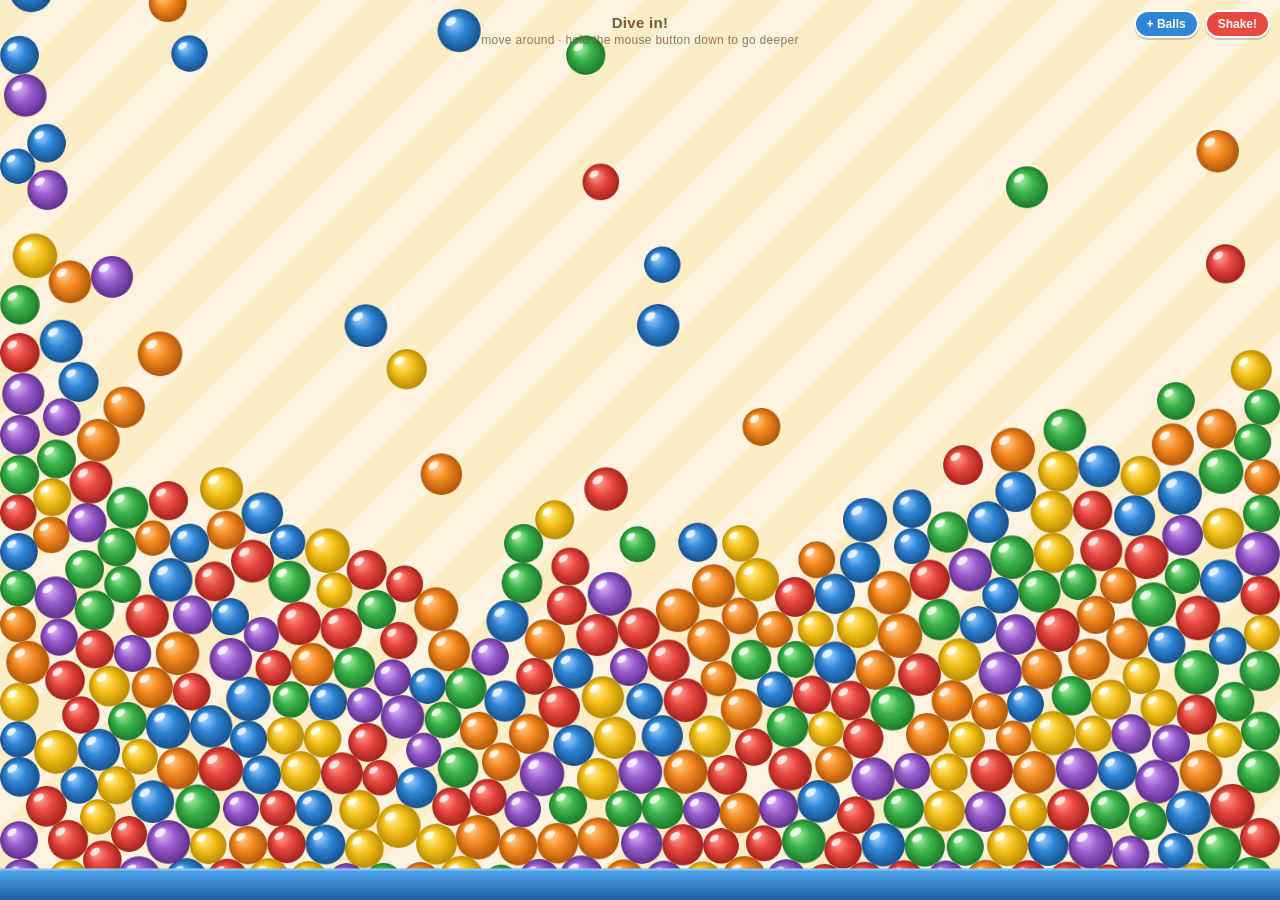
<file: playground/ball-pit/index.html>
<!DOCTYPE html>
<html lang="en">
<head>
<meta charset="UTF-8">
<meta name="viewport" content="width=device-width, initial-scale=1">
<title>Ball Pit</title>
<style>
  html, body {
    margin: 0;
    height: 100%;
    overflow: hidden;
    background: #fdf3df;
    font-family: "Trebuchet MS", Tahoma, sans-serif;
    user-select: none;
    -webkit-user-select: none;
  }
  canvas {
    display: block;
    width: 100%;
    height: 100%;
    cursor: grab;
    touch-action: none; /* the pit, not the page, gets the finger */
  }
  canvas.diving { cursor: grabbing; }

  .hint {
    position: absolute;
    top: 14px;
    left: 0;
    right: 0;
    text-align: center;
    color: #7a5b3a;
    font-size: 15px;
    font-weight: bold;
    letter-spacing: 0.02em;
    pointer-events: none;
    transition: opacity 0.6s;
  }
  .hint small { display: block; font-weight: normal; font-size: 12px; opacity: 0.8; margin-top: 2px; }
  .hint.gone { opacity: 0; }

  .toolbar {
    position: absolute;
    top: 10px;
    right: 10px;
    display: flex;
    gap: 6px;
  }
  .toolbar button {
    font: bold 12px "Trebuchet MS", Tahoma, sans-serif;
    color: #fff;
    padding: 5px 11px;
    border: 2px solid #fff;
    border-radius: 999px;
    cursor: pointer;
    box-shadow: 0 2px 0 rgba(0,0,0,0.18);
  }
  .toolbar button:active { transform: translateY(1px); box-shadow: none; }
  .toolbar button:focus-visible { outline: 2px dashed #7a5b3a; outline-offset: 2px; }
  #shake { background: #e8483f; }
  #more  { background: #2f86d6; }
</style>
</head>
<body>
<canvas id="pit" aria-label="A ball pit. Move your pointer into it to push the balls around; hold the button down to dive in deeper."></canvas>
<div class="hint" id="hint">Dive in!<small>move around &middot; hold the mouse button down to go deeper</small></div>
<div class="toolbar">
  <button id="more" type="button">+ Balls</button>
  <button id="shake" type="button">Shake!</button>
</div>

<script>
(function () {
  'use strict';

  /* ------------------------------------------------------------------
     Ball pit: Verlet physics on a canvas.
     Each ball stores where it is now and where it was a moment ago,
     and its velocity is the gap between the two. That's handy here:
     to push a ball we just move it, and the move turns into velocity.
     So a fast swipe throws balls and a slow one nudges them.

     The pointer is a big invisible circle (the "diver"). Holding the
     button down makes it bigger (you go deeper), and letting go gives
     a small splash.
     ------------------------------------------------------------------ */

  var canvas = document.getElementById('pit');
  var ctx = canvas.getContext('2d');
  var hint = document.getElementById('hint');

  // Classic ball-pit colours: [base, highlight, shadow]
  var COLORS = [
    ['#e8483f', '#ff9a8f', '#a3221c'], // red
    ['#f6c21c', '#fff1a0', '#b98a00'], // yellow
    ['#2f86d6', '#9ccdff', '#17508c'], // blue
    ['#3bb54a', '#a6eaa0', '#1d7a2a'], // green
    ['#f58a1f', '#ffc98f', '#b0560a'], // orange
    ['#9b5ccf', '#d6b3f5', '#5e2f8a']  // purple
  ];

  var GRAVITY = 1500;     // px/s²
  var SUBSTEPS = 4;
  var ITERATIONS = 2;     // collision passes per substep
  var DAMPING = 0.996;    // a little air resistance
  var WALL_BOUNCE = 0.45;
  var MAX_SPEED = 38;     // px per substep, keeps fast swipes from blowing up the pit

  var W = 0, H = 0, DPR = 1;
  var baseR = 14;
  var balls = [];
  var sprites = [];      // one pre-rendered glossy ball per colour, redrawn on resize

  var diver = { x: -9999, y: -9999, px: -9999, py: -9999, r: 0, target: 0, active: false, down: false };

  /* ---------- sizing ---------- */

  function resize() {
    DPR = Math.min(window.devicePixelRatio || 1, 2);
    var oldW = W, oldH = H;
    W = canvas.clientWidth;
    H = canvas.clientHeight;
    canvas.width = Math.round(W * DPR);
    canvas.height = Math.round(H * DPR);
    ctx.setTransform(DPR, 0, 0, DPR, 0, 0);

    baseR = Math.max(9, Math.min(20, Math.min(W, H) / 26));
    buildSprites();

    if (!balls.length) {
      fill(targetCount());
    } else {
      // Keep the balls where they are relative to the floor.
      var dy = H - oldH;
      for (var i = 0; i < balls.length; i++) {
        var b = balls[i];
        b.x = Math.min(b.x, W - b.r); b.px = Math.min(b.px, W - b.r);
        b.y += dy; b.py += dy;
      }
      var want = targetCount();
      if (balls.length < want * 0.8) fill(want - balls.length);
      if (oldW && W * H < oldW * oldH * 0.6) balls.length = Math.min(balls.length, Math.ceil(want * 1.1));
    }
  }

  // Roughly 55% of the window full of balls.
  function targetCount() {
    var area = W * H * 0.55;
    var perBall = Math.PI * baseR * baseR / 0.78; // packing density
    return Math.max(40, Math.min(700, Math.round(area / perBall)));
  }

  function fill(n, fromTop) {
    for (var i = 0; i < n; i++) {
      var r = baseR * (0.88 + Math.random() * 0.24);
      var x = r + Math.random() * (W - 2 * r);
      // Start new balls stacked below the floor and above the screen
      // (y < 0) so they rain in when the page opens.
      var y = fromTop ? -r - Math.random() * H * 0.6 : H - r - Math.random() * H * 1.1;
      balls.push({ x: x, y: y, px: x + (Math.random() - 0.5) * 2, py: y, r: r, c: (Math.random() * COLORS.length) | 0 });
    }
  }

  function buildSprites() {
    sprites = COLORS.map(function (c) {
      var s = Math.ceil(baseR * 1.15 * 2 * DPR) + 4;
      var off = document.createElement('canvas');
      off.width = off.height = s;
      var g = off.getContext('2d');
      var cx = s / 2, rr = s / 2 - 2;
      var grad = g.createRadialGradient(cx - rr * 0.35, cx - rr * 0.4, rr * 0.1, cx, cx, rr);
      grad.addColorStop(0, c[1]);
      grad.addColorStop(0.45, c[0]);
      grad.addColorStop(1, c[2]);
      g.fillStyle = grad;
      g.beginPath(); g.arc(cx, cx, rr, 0, Math.PI * 2); g.fill();
      // shine
      g.fillStyle = 'rgba(255,255,255,0.75)';
      g.beginPath();
      g.ellipse(cx - rr * 0.38, cx - rr * 0.42, rr * 0.28, rr * 0.17, -0.6, 0, Math.PI * 2);
      g.fill();
      off.scale = s / rr; // drawn size = ball radius * scale
      return off;
    });
  }

  /* ---------- physics ---------- */

  var grid = new Map();
  function cellKey(cx, cy) { return cx * 73856093 ^ cy * 19349663; }

  function step(dt) {
    var g = GRAVITY * dt * dt;
    var i, b, vx, vy, sp;

    // Ease the diver's size toward its target (bigger while held down).
    diver.r += (diver.target - diver.r) * 0.18;

    for (i = 0; i < balls.length; i++) {
      b = balls[i];
      vx = (b.x - b.px) * DAMPING;
      vy = (b.y - b.py) * DAMPING;
      sp = vx * vx + vy * vy;
      if (sp > MAX_SPEED * MAX_SPEED) {
        sp = MAX_SPEED / Math.sqrt(sp);
        vx *= sp; vy *= sp;
      }
      b.px = b.x; b.py = b.y;
      b.x += vx;
      b.y += vy + g;
    }

    for (var it = 0; it < ITERATIONS; it++) {
      collideBalls();
      collideDiver();
      collideWalls();
    }
  }

  function collideBalls() {
    var cell = baseR * 2.3;
    grid.clear();
    var i, j, b, o, k, list;
    for (i = 0; i < balls.length; i++) {
      b = balls[i];
      k = cellKey(Math.floor(b.x / cell), Math.floor(b.y / cell));
      list = grid.get(k);
      if (list) list.push(i); else grid.set(k, [i]);
    }
    for (i = 0; i < balls.length; i++) {
      b = balls[i];
      var gx = Math.floor(b.x / cell), gy = Math.floor(b.y / cell);
      for (var ox = -1; ox <= 1; ox++) {
        for (var oy = -1; oy <= 1; oy++) {
          list = grid.get(cellKey(gx + ox, gy + oy));
          if (!list) continue;
          for (var n = 0; n < list.length; n++) {
            j = list[n];
            if (j <= i) continue;
            o = balls[j];
            var dx = o.x - b.x, dy = o.y - b.y;
            var min = b.r + o.r;
            var d2 = dx * dx + dy * dy;
            if (d2 >= min * min || d2 === 0) continue;
            var d = Math.sqrt(d2);
            var push = (min - d) / d * 0.5;
            dx *= push; dy *= push;
            b.x -= dx; b.y -= dy;
            o.x += dx; o.y += dy;
          }
        }
      }
    }
  }

  function collideDiver() {
    if (!diver.active || diver.r < 1) return;
    for (var i = 0; i < balls.length; i++) {
      var b = balls[i];
      var dx = b.x - diver.x, dy = b.y - diver.y;
      var min = diver.r + b.r;
      var d2 = dx * dx + dy * dy;
      if (d2 >= min * min) continue;
      var d = Math.sqrt(d2) || 0.01;
      // Shove the ball straight out of the diver. Verlet turns that
      // shove into velocity on the next step.
      var k = (min - d) / d;
      b.x += dx * k;
      b.y += dy * k;
    }
  }

  function collideWalls() {
    for (var i = 0; i < balls.length; i++) {
      var b = balls[i], v;
      if (b.x < b.r) { v = b.x - b.px; b.x = b.r; b.px = b.x + v * WALL_BOUNCE; }
      else if (b.x > W - b.r) { v = b.x - b.px; b.x = W - b.r; b.px = b.x + v * WALL_BOUNCE; }
      if (b.y > H - b.r) {
        v = b.y - b.py;
        b.y = H - b.r;
        b.py = b.y + v * WALL_BOUNCE;
        b.px = b.x - (b.x - b.px) * 0.9; // floor friction
      }
      // No ceiling: balls can fly up off-screen and fall back in.
    }
  }

  /* ---------- drawing ---------- */

  function draw() {
    // Back wall: soft stripes, like a padded playroom.
    ctx.fillStyle = '#fdf3df';
    ctx.fillRect(0, 0, W, H);
    ctx.fillStyle = 'rgba(246, 194, 28, 0.13)';
    var stripe = 46;
    for (var x = -H; x < W; x += stripe * 2) {
      ctx.beginPath();
      ctx.moveTo(x, H); ctx.lineTo(x + stripe, H);
      ctx.lineTo(x + stripe + H, 0); ctx.lineTo(x + H, 0);
      ctx.fill();
    }

    for (var i = 0; i < balls.length; i++) {
      var b = balls[i];
      if (b.y < -b.r) continue;
      var s = sprites[b.c];
      var size = b.r * s.scale;
      ctx.drawImage(s, b.x - size / 2, b.y - size / 2, size, size);
    }

    // The padded rim along the bottom, in front of the balls.
    var rim = Math.max(10, H * 0.035);
    var grad = ctx.createLinearGradient(0, H - rim, 0, H);
    grad.addColorStop(0, '#4fa8f0');
    grad.addColorStop(1, '#1f5f9e');
    ctx.fillStyle = grad;
    ctx.fillRect(0, H - rim, W, rim);
    ctx.fillStyle = 'rgba(255,255,255,0.35)';
    ctx.fillRect(0, H - rim, W, 2);
  }

  /* ---------- input ---------- */

  function idleRadius() { return baseR * 3.2; }
  function diveRadius() { return baseR * 6; }

  function pointerPos(e) {
    var rect = canvas.getBoundingClientRect();
    return { x: e.clientX - rect.left, y: e.clientY - rect.top };
  }

  function dismissHint() {
    if (!hint.classList.contains('gone')) hint.classList.add('gone');
  }

  canvas.addEventListener('pointermove', function (e) {
    var p = pointerPos(e);
    if (!diver.active) { diver.px = p.x; diver.py = p.y; diver.r = 0; }
    diver.x = p.x; diver.y = p.y;
    diver.active = true;
    diver.target = diver.down ? diveRadius() : idleRadius();
    dismissHint();
  });

  canvas.addEventListener('pointerdown', function (e) {
    var p = pointerPos(e);
    diver.x = p.x; diver.y = p.y;
    diver.active = true;
    diver.down = true;
    diver.target = diveRadius();
    canvas.classList.add('diving');
    if (canvas.setPointerCapture) canvas.setPointerCapture(e.pointerId);
    dismissHint();
  });

  function release(e) {
    if (diver.down) splash(diver.x, diver.y, diver.r * 1.6, 9);
    diver.down = false;
    canvas.classList.remove('diving');
    // A finger lifting means the diver leaves the pit; a mouse stays.
    if (e && e.pointerType !== 'mouse') leave();
    else diver.target = idleRadius();
  }
  canvas.addEventListener('pointerup', release);
  canvas.addEventListener('pointercancel', release);

  function leave() {
    diver.active = false;
    diver.down = false;
    diver.target = 0;
    diver.r = 0;
    canvas.classList.remove('diving');
  }
  canvas.addEventListener('pointerleave', function () { if (!diver.down) leave(); });

  // Pop balls outward (and a bit up) from a point.
  function splash(x, y, radius, strength) {
    for (var i = 0; i < balls.length; i++) {
      var b = balls[i];
      var dx = b.x - x, dy = b.y - y;
      var d = Math.sqrt(dx * dx + dy * dy) || 1;
      if (d > radius) continue;
      var f = (1 - d / radius) * strength;
      b.px -= dx / d * f;
      b.py -= (dy / d - 0.6) * f;
    }
  }

  document.getElementById('shake').addEventListener('click', function () {
    for (var i = 0; i < balls.length; i++) {
      var b = balls[i];
      b.px -= (Math.random() - 0.5) * 16;
      b.py += 6 + Math.random() * 14; // upward kick
    }
    dismissHint();
  });

  document.getElementById('more').addEventListener('click', function () {
    if (balls.length < 900) fill(Math.round(targetCount() * 0.2), true);
    dismissHint();
  });

  /* ---------- loop ---------- */

  var last = performance.now();
  function frame(now) {
    var dt = Math.min((now - last) / 1000, 1 / 30); // don't explode after a tab switch
    last = now;
    var sub = dt / SUBSTEPS;
    for (var s = 0; s < SUBSTEPS; s++) step(sub);
    draw();
    requestAnimationFrame(frame);
  }

  window.addEventListener('resize', resize);
  resize();
  requestAnimationFrame(frame);
})();
</script>
</body>
</html>
</file>
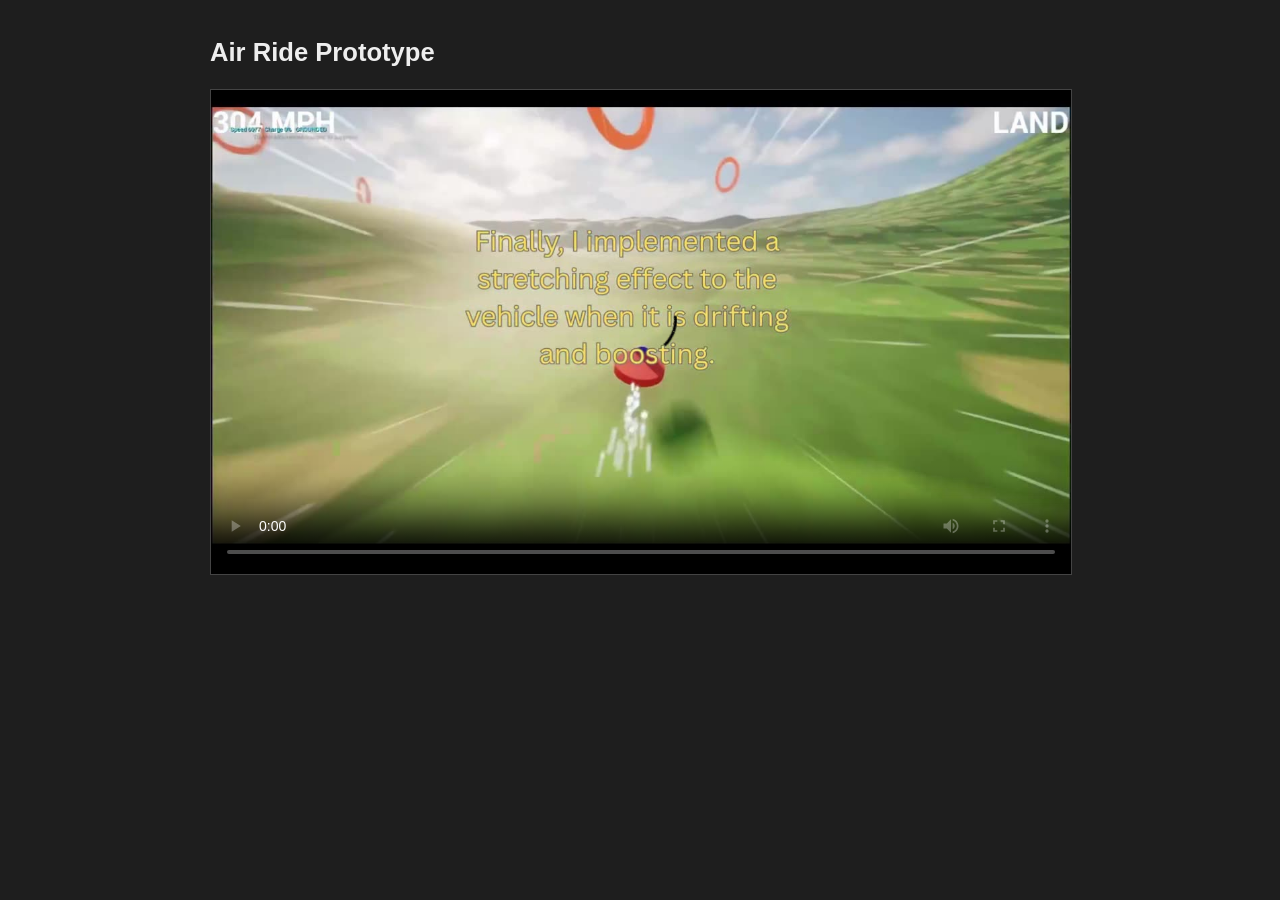
<file: prototypes/air-ride/index.html>
<!doctype html>
<html lang="en">
<head>
  <meta charset="utf-8">
  <meta name="viewport" content="width=device-width, initial-scale=1">
  <title>Air Ride Prototype</title>
  <style>
    body {
      margin: 0;
      padding: 32px 16px;
      background: #1e1e1e;
      color: #eee;
      font-family: Tahoma, Verdana, sans-serif;
      line-height: 1.6;
    }
    main { max-width: 860px; margin: 0 auto; }
    h1 { margin: 0 0 16px; font-size: 1.6rem; }
    video { width: 100%; height: auto; display: block; background: #000; border: 1px solid #444; }
  </style>
</head>
<body>
  <main>
    <h1>Air Ride Prototype</h1>
    <video src="air-ride-case-study.mp4" poster="poster.jpg" controls preload="metadata" playsinline></video>
  </main>
</body>
</html>
</file>
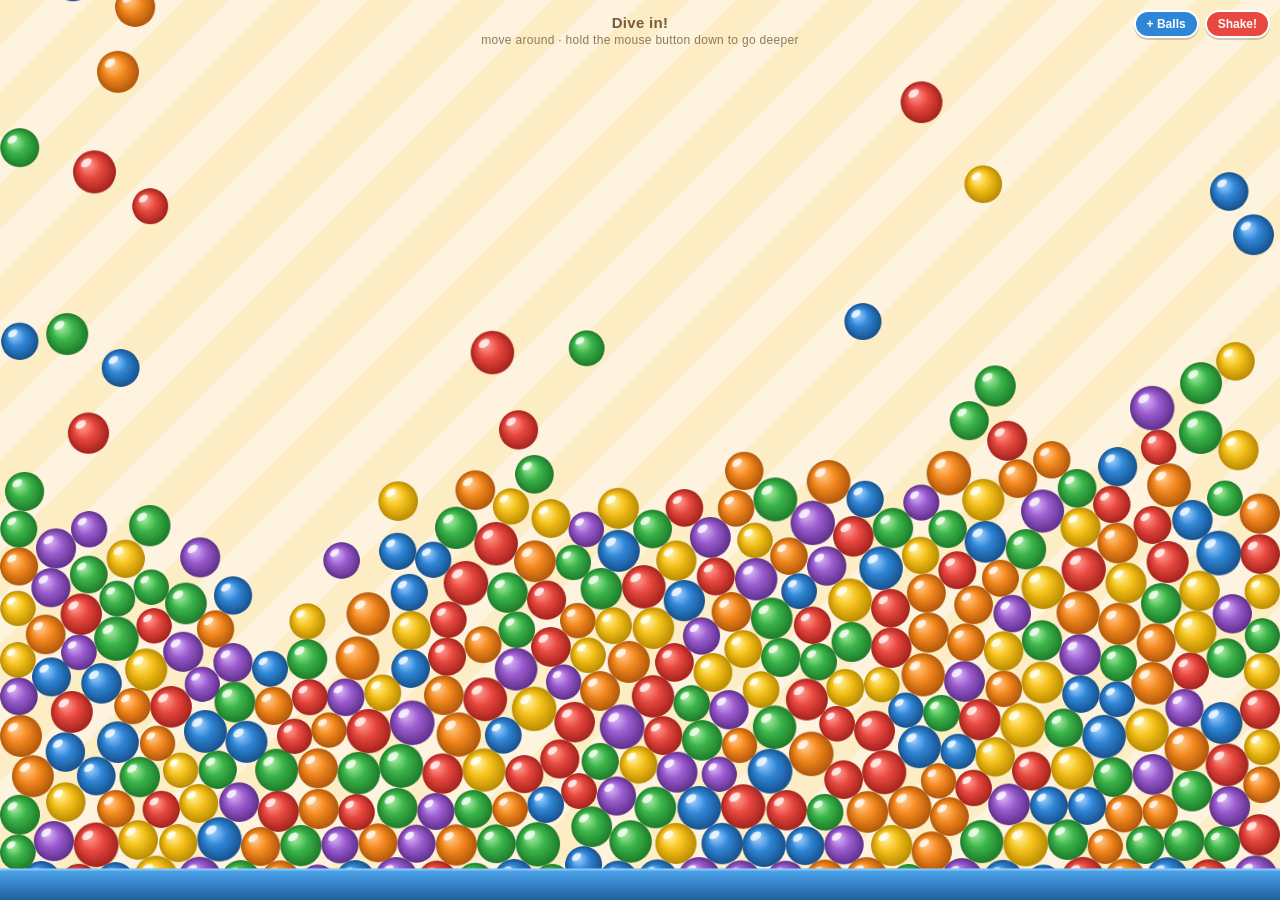
<file: prototypes/playground/ball-pit/index.html>
<!DOCTYPE html>
<html lang="en">
<head>
<meta charset="UTF-8">
<meta name="viewport" content="width=device-width, initial-scale=1">
<title>Ball Pit</title>
<style>
  html, body {
    margin: 0;
    height: 100%;
    overflow: hidden;
    background: #fdf3df;
    font-family: "Trebuchet MS", Tahoma, sans-serif;
    user-select: none;
    -webkit-user-select: none;
    -webkit-touch-callout: none; /* no long-press menu while diving */
    -webkit-tap-highlight-color: transparent;
  }
  canvas {
    display: block;
    width: 100%;
    height: 100%;
    cursor: grab;
    touch-action: none; /* the pit, not the page, gets the finger */
  }
  canvas.diving { cursor: grabbing; }

  .hint {
    position: absolute;
    top: 14px;
    left: 0;
    right: 0;
    text-align: center;
    color: #7a5b3a;
    font-size: 15px;
    font-weight: bold;
    letter-spacing: 0.02em;
    pointer-events: none;
    transition: opacity 0.6s;
  }
  .hint small { display: block; font-weight: normal; font-size: 12px; opacity: 0.8; margin-top: 2px; }
  .hint.gone { opacity: 0; }
  .hint .touch { display: none; }
  @media (pointer: coarse) {
    .hint .mouse { display: none; }
    .hint .touch { display: block; }
  }
  /* Narrow frames: drop the hint below the buttons so they don't overlap. */
  @media (max-width: 480px) {
    .hint { top: 58px; padding: 0 12px; }
  }

  .toolbar {
    position: absolute;
    top: 10px;
    right: 10px;
    display: flex;
    gap: 6px;
  }
  .toolbar button {
    font: bold 12px "Trebuchet MS", Tahoma, sans-serif;
    color: #fff;
    padding: 5px 11px;
    border: 2px solid #fff;
    border-radius: 999px;
    cursor: pointer;
    box-shadow: 0 2px 0 rgba(0,0,0,0.18);
    touch-action: manipulation; /* no double-tap zoom when tapping fast */
  }
  /* Thumb-sized buttons on touch screens. */
  @media (pointer: coarse) {
    .toolbar { gap: 8px; }
    .toolbar button { font-size: 14px; min-height: 40px; padding: 8px 15px; }
  }
  .toolbar button:active { transform: translateY(1px); box-shadow: none; }
  .toolbar button:focus-visible { outline: 2px dashed #7a5b3a; outline-offset: 2px; }
  #shake { background: #e8483f; }
  #more  { background: #2f86d6; }
</style>
</head>
<body>
<canvas id="pit" aria-label="A ball pit. Move your pointer or finger through it to push the balls around; hold down to dive in deeper."></canvas>
<div class="hint" id="hint">Dive in!<small class="mouse">move around &middot; hold the mouse button down to go deeper</small><small class="touch">drag through the balls &middot; press and hold to go deeper</small></div>
<div class="toolbar">
  <button id="more" type="button">+ Balls</button>
  <button id="shake" type="button">Shake!</button>
</div>

<script>
(function () {
  'use strict';

  /* ------------------------------------------------------------------
     Ball pit: Verlet physics on a canvas.
     Each ball stores where it is now and where it was a moment ago,
     and its velocity is the gap between the two. That's handy here:
     to push a ball we just move it, and the move turns into velocity.
     So a fast swipe throws balls and a slow one nudges them.

     The pointer is a big invisible circle (the "diver"). Holding the
     button down makes it bigger (you go deeper), and letting go gives
     a small splash.
     ------------------------------------------------------------------ */

  var canvas = document.getElementById('pit');
  var ctx = canvas.getContext('2d');
  var hint = document.getElementById('hint');

  // Classic ball-pit colours: [base, highlight, shadow]
  var COLORS = [
    ['#e8483f', '#ff9a8f', '#a3221c'], // red
    ['#f6c21c', '#fff1a0', '#b98a00'], // yellow
    ['#2f86d6', '#9ccdff', '#17508c'], // blue
    ['#3bb54a', '#a6eaa0', '#1d7a2a'], // green
    ['#f58a1f', '#ffc98f', '#b0560a'], // orange
    ['#9b5ccf', '#d6b3f5', '#5e2f8a']  // purple
  ];

  var GRAVITY = 1500;     // px/s²
  var SUBSTEPS = 4;
  var ITERATIONS = 2;     // collision passes per substep
  var DAMPING = 0.996;    // a little air resistance
  var WALL_BOUNCE = 0.45;
  var MAX_SPEED = 38;     // px per substep, keeps fast swipes from blowing up the pit

  var W = 0, H = 0, DPR = 1;
  var baseR = 14;
  var balls = [];
  var sprites = [];      // one pre-rendered glossy ball per colour, redrawn on resize

  var diver = { x: -9999, y: -9999, px: -9999, py: -9999, r: 0, target: 0, active: false, down: false };

  /* ---------- sizing ---------- */

  function resize() {
    DPR = Math.min(window.devicePixelRatio || 1, 2);
    var oldW = W, oldH = H;
    W = canvas.clientWidth;
    H = canvas.clientHeight;
    canvas.width = Math.round(W * DPR);
    canvas.height = Math.round(H * DPR);
    ctx.setTransform(DPR, 0, 0, DPR, 0, 0);

    baseR = Math.max(9, Math.min(20, Math.min(W, H) / 26));
    buildSprites();

    if (!balls.length) {
      fill(targetCount());
    } else {
      // Keep the balls where they are relative to the floor.
      var dy = H - oldH;
      for (var i = 0; i < balls.length; i++) {
        var b = balls[i];
        b.x = Math.min(b.x, W - b.r); b.px = Math.min(b.px, W - b.r);
        b.y += dy; b.py += dy;
      }
      var want = targetCount();
      if (balls.length < want * 0.8) fill(want - balls.length);
      if (oldW && W * H < oldW * oldH * 0.6) balls.length = Math.min(balls.length, Math.ceil(want * 1.1));
    }
  }

  // Roughly 55% of the window full of balls.
  function targetCount() {
    var area = W * H * 0.55;
    var perBall = Math.PI * baseR * baseR / 0.78; // packing density
    return Math.max(40, Math.min(700, Math.round(area / perBall)));
  }

  function fill(n, fromTop) {
    for (var i = 0; i < n; i++) {
      var r = baseR * (0.88 + Math.random() * 0.24);
      var x = r + Math.random() * (W - 2 * r);
      // Start new balls stacked below the floor and above the screen
      // (y < 0) so they rain in when the page opens.
      var y = fromTop ? -r - Math.random() * H * 0.6 : H - r - Math.random() * H * 1.1;
      balls.push({ x: x, y: y, px: x + (Math.random() - 0.5) * 2, py: y, r: r, c: (Math.random() * COLORS.length) | 0 });
    }
  }

  function buildSprites() {
    sprites = COLORS.map(function (c) {
      var s = Math.ceil(baseR * 1.15 * 2 * DPR) + 4;
      var off = document.createElement('canvas');
      off.width = off.height = s;
      var g = off.getContext('2d');
      var cx = s / 2, rr = s / 2 - 2;
      var grad = g.createRadialGradient(cx - rr * 0.35, cx - rr * 0.4, rr * 0.1, cx, cx, rr);
      grad.addColorStop(0, c[1]);
      grad.addColorStop(0.45, c[0]);
      grad.addColorStop(1, c[2]);
      g.fillStyle = grad;
      g.beginPath(); g.arc(cx, cx, rr, 0, Math.PI * 2); g.fill();
      // shine
      g.fillStyle = 'rgba(255,255,255,0.75)';
      g.beginPath();
      g.ellipse(cx - rr * 0.38, cx - rr * 0.42, rr * 0.28, rr * 0.17, -0.6, 0, Math.PI * 2);
      g.fill();
      off.scale = s / rr; // drawn size = ball radius * scale
      return off;
    });
  }

  /* ---------- physics ---------- */

  var grid = new Map();
  function cellKey(cx, cy) { return cx * 73856093 ^ cy * 19349663; }

  function step(dt) {
    var g = GRAVITY * dt * dt;
    var i, b, vx, vy, sp;

    // Ease the diver's size toward its target (bigger while held down).
    diver.r += (diver.target - diver.r) * 0.18;

    for (i = 0; i < balls.length; i++) {
      b = balls[i];
      vx = (b.x - b.px) * DAMPING;
      vy = (b.y - b.py) * DAMPING;
      sp = vx * vx + vy * vy;
      if (sp > MAX_SPEED * MAX_SPEED) {
        sp = MAX_SPEED / Math.sqrt(sp);
        vx *= sp; vy *= sp;
      }
      b.px = b.x; b.py = b.y;
      b.x += vx;
      b.y += vy + g;
    }

    for (var it = 0; it < ITERATIONS; it++) {
      collideBalls();
      collideDiver();
      collideWalls();
    }
  }

  function collideBalls() {
    var cell = baseR * 2.3;
    grid.clear();
    var i, j, b, o, k, list;
    for (i = 0; i < balls.length; i++) {
      b = balls[i];
      k = cellKey(Math.floor(b.x / cell), Math.floor(b.y / cell));
      list = grid.get(k);
      if (list) list.push(i); else grid.set(k, [i]);
    }
    for (i = 0; i < balls.length; i++) {
      b = balls[i];
      var gx = Math.floor(b.x / cell), gy = Math.floor(b.y / cell);
      for (var ox = -1; ox <= 1; ox++) {
        for (var oy = -1; oy <= 1; oy++) {
          list = grid.get(cellKey(gx + ox, gy + oy));
          if (!list) continue;
          for (var n = 0; n < list.length; n++) {
            j = list[n];
            if (j <= i) continue;
            o = balls[j];
            var dx = o.x - b.x, dy = o.y - b.y;
            var min = b.r + o.r;
            var d2 = dx * dx + dy * dy;
            if (d2 >= min * min || d2 === 0) continue;
            var d = Math.sqrt(d2);
            var push = (min - d) / d * 0.5;
            dx *= push; dy *= push;
            b.x -= dx; b.y -= dy;
            o.x += dx; o.y += dy;
          }
        }
      }
    }
  }

  function collideDiver() {
    if (!diver.active || diver.r < 1) return;
    for (var i = 0; i < balls.length; i++) {
      var b = balls[i];
      var dx = b.x - diver.x, dy = b.y - diver.y;
      var min = diver.r + b.r;
      var d2 = dx * dx + dy * dy;
      if (d2 >= min * min) continue;
      var d = Math.sqrt(d2) || 0.01;
      // Shove the ball straight out of the diver. Verlet turns that
      // shove into velocity on the next step.
      var k = (min - d) / d;
      b.x += dx * k;
      b.y += dy * k;
    }
  }

  function collideWalls() {
    for (var i = 0; i < balls.length; i++) {
      var b = balls[i], v;
      if (b.x < b.r) { v = b.x - b.px; b.x = b.r; b.px = b.x + v * WALL_BOUNCE; }
      else if (b.x > W - b.r) { v = b.x - b.px; b.x = W - b.r; b.px = b.x + v * WALL_BOUNCE; }
      if (b.y > H - b.r) {
        v = b.y - b.py;
        b.y = H - b.r;
        b.py = b.y + v * WALL_BOUNCE;
        b.px = b.x - (b.x - b.px) * 0.9; // floor friction
      }
      // No ceiling: balls can fly up off-screen and fall back in.
    }
  }

  /* ---------- drawing ---------- */

  function draw() {
    // Back wall: soft stripes, like a padded playroom.
    ctx.fillStyle = '#fdf3df';
    ctx.fillRect(0, 0, W, H);
    ctx.fillStyle = 'rgba(246, 194, 28, 0.13)';
    var stripe = 46;
    for (var x = -H; x < W; x += stripe * 2) {
      ctx.beginPath();
      ctx.moveTo(x, H); ctx.lineTo(x + stripe, H);
      ctx.lineTo(x + stripe + H, 0); ctx.lineTo(x + H, 0);
      ctx.fill();
    }

    for (var i = 0; i < balls.length; i++) {
      var b = balls[i];
      if (b.y < -b.r) continue;
      var s = sprites[b.c];
      var size = b.r * s.scale;
      ctx.drawImage(s, b.x - size / 2, b.y - size / 2, size, size);
    }

    // The padded rim along the bottom, in front of the balls.
    var rim = Math.max(10, H * 0.035);
    var grad = ctx.createLinearGradient(0, H - rim, 0, H);
    grad.addColorStop(0, '#4fa8f0');
    grad.addColorStop(1, '#1f5f9e');
    ctx.fillStyle = grad;
    ctx.fillRect(0, H - rim, W, rim);
    ctx.fillStyle = 'rgba(255,255,255,0.35)';
    ctx.fillRect(0, H - rim, W, 2);
  }

  /* ---------- input ---------- */

  function idleRadius() { return baseR * 3.2; }
  function diveRadius() { return baseR * 6; }

  function pointerPos(e) {
    var rect = canvas.getBoundingClientRect();
    return { x: e.clientX - rect.left, y: e.clientY - rect.top };
  }

  function dismissHint() {
    if (!hint.classList.contains('gone')) hint.classList.add('gone');
  }

  canvas.addEventListener('pointermove', function (e) {
    var p = pointerPos(e);
    if (!diver.active) { diver.px = p.x; diver.py = p.y; diver.r = 0; }
    diver.x = p.x; diver.y = p.y;
    diver.active = true;
    diver.target = diver.down ? diveRadius() : idleRadius();
    dismissHint();
  });

  canvas.addEventListener('pointerdown', function (e) {
    var p = pointerPos(e);
    diver.x = p.x; diver.y = p.y;
    diver.active = true;
    diver.down = true;
    diver.target = diveRadius();
    canvas.classList.add('diving');
    if (canvas.setPointerCapture) canvas.setPointerCapture(e.pointerId);
    dismissHint();
  });

  function release(e) {
    if (diver.down) splash(diver.x, diver.y, diver.r * 1.6, 9);
    diver.down = false;
    canvas.classList.remove('diving');
    // A finger lifting means the diver leaves the pit; a mouse stays.
    if (e && e.pointerType !== 'mouse') leave();
    else diver.target = idleRadius();
  }
  canvas.addEventListener('pointerup', release);
  canvas.addEventListener('pointercancel', release);

  function leave() {
    diver.active = false;
    diver.down = false;
    diver.target = 0;
    diver.r = 0;
    canvas.classList.remove('diving');
  }
  canvas.addEventListener('pointerleave', function () { if (!diver.down) leave(); });

  // Pop balls outward (and a bit up) from a point.
  function splash(x, y, radius, strength) {
    for (var i = 0; i < balls.length; i++) {
      var b = balls[i];
      var dx = b.x - x, dy = b.y - y;
      var d = Math.sqrt(dx * dx + dy * dy) || 1;
      if (d > radius) continue;
      var f = (1 - d / radius) * strength;
      b.px -= dx / d * f;
      b.py -= (dy / d - 0.6) * f;
    }
  }

  document.getElementById('shake').addEventListener('click', function () {
    for (var i = 0; i < balls.length; i++) {
      var b = balls[i];
      b.px -= (Math.random() - 0.5) * 16;
      b.py += 6 + Math.random() * 14; // upward kick
    }
    dismissHint();
  });

  document.getElementById('more').addEventListener('click', function () {
    if (balls.length < 900) fill(Math.round(targetCount() * 0.2), true);
    dismissHint();
  });

  /* ---------- loop ---------- */

  var last = performance.now();
  function frame(now) {
    var dt = Math.min((now - last) / 1000, 1 / 30); // don't explode after a tab switch
    last = now;
    var sub = dt / SUBSTEPS;
    for (var s = 0; s < SUBSTEPS; s++) step(sub);
    draw();
    requestAnimationFrame(frame);
  }

  window.addEventListener('resize', resize);
  resize();
  requestAnimationFrame(frame);
})();
</script>
</body>
</html>
</file>
<file: css/xp.css>
/* ============================================================
   xp.css — Windows XP "Luna" window-chrome look, built from
   scratch for this site (colors/gradients matched to XP, not a
   copy of any single third-party library).
   ============================================================ */

:root {
  --xp-blue-dark:   #9689c9;
  --xp-blue-mid:    #b8a9e6;
  --xp-blue-light:  #e2d6f7;
  --xp-blue-glow:   #f3ecfc;
  --xp-taskbar-1:   #b8ecdf;
  --xp-taskbar-2:   #7fcfc0;
  --xp-face:        #f8f4fb;
  --xp-face-dark:   #e5dcf0;
  --xp-border-dark: #8577b8;
  --xp-green-1:     #b6e8cc;
  --xp-green-2:     #8fd4ac;
  --xp-red-1:       #ffb8b0;
  --xp-red-2:       #ff958b;
  --xp-yellow-1:    #ffecb0;
  --xp-yellow-2:    #ffd873;
  --xp-font: Tahoma, Verdana, "Segoe UI", Arial, sans-serif;
}

.xp-window {
  position: absolute;
  min-width: 320px;
  min-height: 200px;
  background: var(--xp-face);
  border: 1px solid var(--xp-border-dark);
  border-radius: 8px 8px 4px 4px;
  box-shadow: 3px 3px 12px rgba(0,0,0,0.45);
  font-family: var(--xp-font);
  display: none;
  flex-direction: column;
  overflow: hidden;
}

.xp-window.open { display: flex; }
.xp-window.minimized { display: none; }
.xp-window.focused { z-index: 500; }

/* ---- title bar ---- */
.title-bar {
  display: flex;
  align-items: center;
  justify-content: space-between;
  height: 30px;
  padding: 3px 4px 3px 6px;
  background: linear-gradient(180deg, var(--xp-blue-mid) 0%, var(--xp-blue-dark) 8%, var(--xp-blue-dark) 40%, var(--xp-blue-mid) 86%, var(--xp-blue-light) 100%);
  border-radius: 6px 6px 0 0;
  color: #fff;
  cursor: default;
  user-select: none;
  flex-shrink: 0;
}

.xp-window:not(.focused) .title-bar {
  background: linear-gradient(180deg, #c3b8d9 0%, #b0a3cc 8%, #b0a3cc 40%, #c3b8d9 86%, #ded4ec 100%);
}

.title-bar-text {
  display: flex;
  align-items: center;
  gap: 6px;
  font-size: 12.5px;
  font-weight: bold;
  text-shadow: 1px 1px 1px rgba(0,0,0,0.35);
  white-space: nowrap;
  overflow: hidden;
  text-overflow: ellipsis;
}

.title-bar-icon { width: 16px; height: 16px; }

.title-bar-controls { display: flex; gap: 3px; }

.title-bar-controls button {
  width: 21px;
  height: 21px;
  border: 1px solid rgba(255,255,255,0.6);
  border-radius: 3px;
  background: linear-gradient(180deg, #cabdf0, #9f8fd9);
  position: relative;
  cursor: pointer;
  box-shadow: inset 0 1px 0 rgba(255,255,255,0.5);
}
.title-bar-controls button:hover { filter: brightness(1.15); }
.title-bar-controls button:active { filter: brightness(0.9); }

.title-bar-controls button[data-action="close"] {
  background: linear-gradient(180deg, var(--xp-red-1), var(--xp-red-2));
}

.title-bar-controls button::before,
.title-bar-controls button::after {
  content: "";
  position: absolute;
  background: #fff;
}
/* minimize: horizontal bar */
.title-bar-controls button[data-action="minimize"]::before {
  width: 8px; height: 2px; left: 50%; top: 62%; transform: translate(-50%,-50%);
}
/* maximize: square outline */
.title-bar-controls button[data-action="maximize"]::before {
  width: 8px; height: 7px; left: 50%; top: 48%; transform: translate(-50%,-50%);
  background: transparent; border: 1.5px solid #fff;
}
/* close: X made of two rotated bars */
.title-bar-controls button[data-action="close"]::before {
  width: 10px; height: 1.6px; left: 50%; top: 50%; transform: translate(-50%,-50%) rotate(45deg);
}
.title-bar-controls button[data-action="close"]::after {
  width: 10px; height: 1.6px; left: 50%; top: 50%; transform: translate(-50%,-50%) rotate(-45deg);
}

/* ---- body ---- */
.window-body {
  flex: 1;
  overflow: auto;
  padding: 14px 16px;
  background: var(--xp-face);
  color: #1a1a1a;
  font-size: 13px;
  line-height: 1.5;
}

.notepad-body {
  background: #fff;
  font-family: "Courier New", monospace;
  font-size: 13px;
}
.notepad-body p { margin: 0 0 12px; }
.notepad-body a { color: #0a246a; }

/* ---- buttons / links styled like XP buttons ---- */
.xp-button-link,
.xp-btn {
  display: inline-block;
  padding: 5px 14px;
  background: var(--xp-face);
  border: 1px solid #b8aed0;
  border-radius: 3px;
  box-shadow: inset 1px 1px 0 #fff, inset -1px -1px 0 #cfc4e3;
  color: #000;
  text-decoration: none;
  font-family: var(--xp-font);
  font-size: 12px;
  cursor: pointer;
}
.xp-button-link:hover, .xp-btn:hover { background: #fdfbff; }
.xp-button-link:active, .xp-btn:active {
  box-shadow: inset -1px -1px 0 #fff, inset 1px 1px 0 #cfc4e3;
}
.xp-button-link.primary {
  background: linear-gradient(180deg, #e3fbec, #c3ecd4);
  border-color: var(--xp-green-2);
  font-weight: bold;
}

/* resize handle */
.resize-handle {
  position: absolute;
  right: 0; bottom: 0;
  width: 16px; height: 16px;
  cursor: nwse-resize;
}
</file>
<file: css/style.css>
/* ============================================================
   style.css — desktop layout, wallpaper, taskbar, start menu,
   boot screen, project sites, and content-specific styling (embed).
   ============================================================ */

@font-face {
  font-family: 'Firlest';
  src: url('../fonts/Firlest-Regular.otf') format('opentype');
  font-weight: normal;
  font-style: normal;
  font-display: swap;
}

* { box-sizing: border-box; }

html, body {
  margin: 0;
  height: 100%;
  overflow: hidden;
  font-family: var(--xp-font);
}

/* ============ BOOT SCREEN ============ */
#boot-screen {
  position: fixed;
  inset: 0;
  z-index: 9999;
  background: #000;
  color: #fff;
  display: flex;
  flex-direction: column;
  align-items: center;
  justify-content: center;
  gap: 28px;
  cursor: pointer;
  transition: opacity 0.6s ease;
}
#boot-screen.hidden {
  opacity: 0;
  pointer-events: none;
}

/* Safety net. The boot screen covers the entire page, so if main.js ever
   fails to load or throws before it wires up the dismissal, a visitor would
   be stranded on it with no way in. This pure-CSS timer clears it a beat
   after the JS normally would (2.6s + 0.65s fade), so in the happy path it
   never comes into play — the screen is already display:none by then. */
#boot-screen {
  animation: boot-failsafe 0s linear 4.5s forwards;
}
@keyframes boot-failsafe {
  to { opacity: 0; visibility: hidden; pointer-events: none; }
}

.boot-logo {
  display: flex;
  align-items: center;
  gap: 16px;
}
.boot-flag {
  display: grid;
  grid-template-columns: 1fr 1fr;
  grid-template-rows: 1fr 1fr;
  gap: 3px;
  width: 40px;
  height: 40px;
  animation: flag-wave 1.8s ease-in-out infinite;
}
.flag-sq { border-radius: 2px; }
.flag-red { background: #ffb8b0; }
.flag-green { background: #b6e8cc; }
.flag-blue { background: #b8a9e6; }
.flag-yellow { background: #ffecb0; }
@keyframes flag-wave {
  0%, 100% { transform: skewY(0deg); }
  50% { transform: skewY(-4deg); }
}
.boot-title {
  font-size: 34px;
  font-weight: 300;
  letter-spacing: 1px;
}
.boot-title strong { font-weight: 700; }

.boot-bar {
  width: 220px;
  height: 12px;
  border: 1px solid #4a6fa5;
  border-radius: 6px;
  overflow: hidden;
  background: #111;
}
.boot-bar-fill {
  width: 40%;
  height: 100%;
  background: linear-gradient(90deg, var(--xp-blue-mid), var(--xp-blue-glow));
  animation: boot-scan 1.4s ease-in-out infinite;
}
@keyframes boot-scan {
  0% { transform: translateX(-100%); }
  100% { transform: translateX(350%); }
}
.boot-hint {
  font-size: 12px;
  color: #9fb3d8;
  opacity: 0;
  animation: boot-hint-in 0.4s ease 1.2s forwards;
}
@keyframes boot-hint-in { to { opacity: 1; } }

/* ============ DESKTOP ============ */
#desktop {
  position: relative;
  width: 100%;
  height: 100%;
  /* full-height sky backdrop; the rolling-hills silhouette (::before) overlays
     the bottom of it with transparent sky-peeking gaps above the ridgeline */
  background: linear-gradient(180deg, #a9c9f0 0%, #cfe0f7 55%, #f6ecf9 100%);
  overflow: hidden;
}
#desktop::before {
  /* rolling hills silhouette, Bliss-esque without reproducing the photo */
  content: "";
  position: absolute;
  inset: 0;
  background-image: url("data:image/svg+xml,%3Csvg xmlns='http://www.w3.org/2000/svg' viewBox='0 0 1440 500' preserveAspectRatio='none'%3E%3Cpath d='M0,190 C240,90 520,40 760,95 C1000,150 1180,70 1440,120 L1440,500 L0,500 Z' fill='%23cbb8ec'/%3E%3Cpath d='M0,280 C260,190 480,150 720,195 C960,240 1200,165 1440,205 L1440,500 L0,500 Z' fill='%23b39ddc'/%3E%3Cpath d='M0,300 C260,210 480,165 720,215 C960,260 1200,180 1440,225 L1440,240 C1200,195 960,275 720,230 C480,180 260,225 0,315 Z' fill='%23f3ecfc' fill-opacity='0.55'/%3E%3Cpath d='M0,330 C280,260 560,300 860,270 C1120,245 1300,300 1440,280 L1440,500 L0,500 Z' fill='%2383679f'/%3E%3C/svg%3E");
  background-repeat: no-repeat;
  background-position: bottom center;
  background-size: 100% 65%;
  z-index: 0;
}

.desktop-icons {
  position: absolute;
  top: 16px;
  left: 16px;
  bottom: 56px; /* clear of the taskbar */
  display: flex;
  flex-direction: column;
  flex-wrap: wrap; /* short screens: start a second column instead of hiding icons under the taskbar */
  align-content: flex-start;
  gap: 22px;
  z-index: 5;
}

.desktop-icon {
  width: 76px;
  background: rgba(20, 24, 38, 0.28);
  border: 1px solid rgba(255,255,255,0.16);
  border-radius: 7px;
  backdrop-filter: blur(1.5px);
  color: #fff;
  display: flex;
  flex-direction: column;
  align-items: center;
  gap: 4px;
  padding: 6px 2px;
  cursor: pointer;
  font-family: var(--xp-font);
}
.desktop-icon img {
  width: 40px;
  height: 40px;
  pointer-events: none;
  filter: drop-shadow(0 1px 3px rgba(0,0,0,0.65)) drop-shadow(0 0 1px rgba(0,0,0,0.5));
}
.desktop-icon span {
  font-size: 11.5px;
  font-weight: bold;
  text-align: center;
  line-height: 1.25;
  text-shadow:
    -1px -1px 1px rgba(0,0,0,0.85),
    1px -1px 1px rgba(0,0,0,0.85),
    -1px 1px 1px rgba(0,0,0,0.85),
    1px 1px 1px rgba(0,0,0,0.85),
    0 1px 3px rgba(0,0,0,0.7);
}
.desktop-icon:hover,
.desktop-icon:focus-visible {
  background: rgba(51, 112, 210, 0.45);
  border: 1px dotted rgba(255,255,255,0.7);
  outline: none;
}

/* ============ WINDOW CONTENT EXTRAS ============ */
.pitch { margin: 0 0 12px; }

.welcome-layout {
  display: flex;
  align-items: flex-start;
  gap: 20px;
}
.welcome-photo {
  width: 150px;
  height: 150px;
  border-radius: 50%;
  object-fit: cover;
  border: 2px solid #0a246a;
  flex-shrink: 0;
}
.welcome-photo-main {
  width: 220px;
  height: 220px;
}
/* About Me: profile photo stacked above the kid photo, left of the text */
.about-photos {
  display: flex;
  flex-direction: column;
  align-items: center;
  gap: 14px;
  flex-shrink: 0;
}
.about-photo {
  width: 190px;
  height: 190px;
}
/* About Me: favorite-games roll, under the text beside the kid photo */
.fav-games {
  width: 260px;
  margin: 14px auto 0;
  max-width: 100%;
  border: 2px solid #0a246a;
  background: #fff;
}
.fav-games-title {
  padding: 4px 8px;
  background: #0a246a;
  color: #fff;
  font-size: 12px;
  font-weight: bold;
  text-align: center;
}
/* fixed-height viewport the list rolls through like end credits */
.fav-games-window {
  height: 120px;
  overflow: hidden;
}
.fav-games-track { animation: fav-games-roll 50s linear infinite; }
.fav-games-window:hover .fav-games-track { animation-play-state: paused; }
.fav-games-track ul {
  margin: 0;
  padding: 6px 10px;
  list-style: none;
  text-align: center;
}
.fav-games-track li { padding: 3px 0; }
@keyframes fav-games-roll {
  from { transform: translateY(0); }
  to   { transform: translateY(-50%); }
}
@media (prefers-reduced-motion: reduce) {
  .fav-games-window { overflow-y: auto; }
  .fav-games-track { animation: none; }
  .fav-games-track ul[aria-hidden] { display: none; }
}
.welcome-text { min-width: 0; }
@media (max-width: 560px) {
  .welcome-layout { flex-direction: column; align-items: center; }
  .welcome-photo-main { width: 180px; height: 180px; }
  .about-photos { flex-direction: row; }
  .about-photo { width: 130px; height: 130px; }
}
.welcome-text > p:first-child { margin-top: 0; }

.welcome-tour {
  margin: 0 0 12px;
  padding-left: 20px;
}
.welcome-tour li { margin-bottom: 8px; }
.welcome-tour a { color: #0a246a; }

/* ============ RESUME (rendered as a document, not desktop chrome) ============ */
.resume-viewer {
  background: #ada2c4;
  padding: 22px;
}

.resume-toolbar {
  max-width: 640px;
  margin: 0 auto 10px;
  display: flex;
  justify-content: flex-end;
}

.resume-doc {
  max-width: 640px;
  margin: 0 auto;
  background: #fff;
  color: #1a1a1a;
  font-family: Calibri, Candara, "Segoe UI", Optima, Arial, sans-serif;
  font-size: 13px;
  line-height: 1.45;
  padding: 34px 38px;
  box-shadow: 0 3px 14px rgba(0,0,0,0.3);
}

.resume-doc-header {
  text-align: center;
  margin-bottom: 16px;
}
.resume-name {
  margin: 0 0 2px;
  font-size: 22px;
  font-weight: 700;
  letter-spacing: 0.5px;
}
.resume-subtitle {
  margin: 0 0 6px;
  font-size: 13px;
  color: #333;
}
.resume-contact {
  margin: 0;
  font-size: 12px;
  color: #333;
}
.resume-contact a { color: #1a4fa0; text-decoration: none; }
.resume-contact a:hover { text-decoration: underline; }

.resume-section { margin-top: 16px; }
.resume-section-title {
  margin: 0 0 8px;
  font-size: 13px;
  font-weight: 700;
  text-transform: uppercase;
  letter-spacing: 0.5px;
  border-bottom: 1.5px solid #333;
  padding-bottom: 3px;
}

.resume-skill-line { margin: 0 0 5px; }

.resume-entry { margin-bottom: 10px; }
.resume-entry-header {
  display: flex;
  justify-content: space-between;
  align-items: baseline;
  gap: 12px;
  font-weight: 700;
}
.resume-entry-date {
  font-weight: 400;
  font-style: italic;
  color: #555;
  font-size: 12px;
  white-space: nowrap;
}
.resume-entry-sub {
  display: flex;
  justify-content: space-between;
  gap: 12px;
  margin: 1px 0 4px;
  font-style: italic;
  color: #333;
  font-size: 12px;
}

.resume-bullets {
  margin: 2px 0 0;
  padding-left: 18px;
}
.resume-bullets li { margin-bottom: 3px; }

.link-row { display: flex; gap: 10px; }

/* ============ PROJECT SITES (browser-style windows) ============ */
/* A project is one window holding a whole mini website, laid out the way a
   fan site would have been in 2005: a fixed-width page centered on a tiled
   background, a banner, a sticky nav bar, a content column with a sidebar of
   little boxes, and a footer. The shared rules below
   only do layout; each game dresses it in its own theme further down
   (.site-deckborn = fantasy, .site-wrongbird = cartoon). */
.site-body {
  display: flex;
  flex-direction: column;
  padding: 0;
  overflow: hidden;
}

.explorer-bar {
  display: flex;
  align-items: center;
  gap: 8px;
  padding: 6px 10px;
  background: linear-gradient(180deg, #ffffff, var(--xp-face-dark));
  border-bottom: 1px solid var(--xp-face-dark);
  font-size: 12px;
  color: #2a2a3a;
  white-space: nowrap;
  overflow: hidden;
  text-overflow: ellipsis;
  flex-shrink: 0;
}
.explorer-label { color: #6a6a86; }

/* ============ PROTOTYPES FOLDER ============ */
/* An Explorer folder in Thumbnails view: one tile per prototype. */
.folder-items {
  flex: 1;
  min-height: 0;
  overflow-y: auto;
  display: flex;
  flex-wrap: wrap;
  align-content: flex-start;
  gap: 14px;
  padding: 16px;
  background: #fff;
}
.folder-item {
  width: 132px;
  display: flex;
  flex-direction: column;
  align-items: center;
  gap: 6px;
  padding: 6px;
  background: none;
  border: 1px solid transparent;
  border-radius: 3px;
  cursor: pointer;
  font-family: var(--xp-font);
  font-size: 12px;
  color: #1a1a1a;
}
.folder-item img {
  width: 116px;
  height: 87px;
  object-fit: cover;
  border: 1px solid #b9b2c8;
  box-shadow: 1px 1px 2px rgba(0,0,0,0.2);
  background: #000;
}
/* A subfolder tile (e.g. Playground) shows its folder icon, not a screenshot. */
.folder-item-folder img {
  object-fit: contain;
  padding: 10px 24px;
  box-sizing: border-box;
  background: #fff;
  border-color: transparent;
  box-shadow: none;
}
.folder-item:hover,
.folder-item:focus-visible {
  background: #e2ebfb;
  border-color: #7da2ce;
  outline: none;
}

/* A prototype's window just frames its own self-contained page. */
.prototype-frame {
  flex: 1;
  min-height: 0;
  width: 100%;
  border: 0;
  background: #1e1e1e;
}

.site-page {
  flex: 1;
  min-height: 0;
  overflow-y: auto;
  container-type: inline-size;
  font-size: 13.5px;
  line-height: 1.6;
}

/* the fixed-width "page"; no overflow clipping here, or the sticky nav
   would stick to this box instead of the scrolling window */
.site-wrap {
  position: relative;
  width: min(780px, calc(100% - 40px));
  margin: 22px auto 26px;
}

/* hero is a two-column grid: text on the left, Play Now on the right */
.site-hero {
  position: relative;
  overflow: hidden;
  display: grid;
  grid-template-columns: 1fr minmax(240px, 34%);
  column-gap: 20px;
}
.site-hero > * { grid-column: 1; justify-self: start; }
.site-kicker { margin: 0; }
.site-title {
  margin: 4px 0 8px;
  font-weight: 400;
  line-height: 1;
}
.site-tagline { margin: 0 0 16px; }
.site-facts {
  display: flex;
  flex-wrap: wrap;
  gap: 8px;
  margin: 0;
  padding: 0;
  list-style: none;
}
.site-facts strong { margin-right: 4px; }

/* jump-nav: sticks to the top of the window as you scroll */
.site-nav {
  position: sticky;
  top: 0;
  z-index: 3;
  display: flex;
  flex-wrap: wrap;
  justify-content: center;
}
.site-nav a { text-decoration: none; }
.site-nav a:focus-visible { outline: 2px dotted currentColor; outline-offset: -4px; }

.site-columns {
  display: grid;
  grid-template-columns: minmax(0, 1fr) 196px;
  gap: 16px;
  padding: 16px;
}
.site-main { min-width: 0; }

/* every section is a boxed panel with a title bar */
.site-section {
  margin-bottom: 16px;
  padding: 0 16px 6px;
}
.site-section-title {
  display: flex;
  align-items: center;
  gap: 10px;
  margin: 0 -16px 14px;
  padding: 7px 14px;
}
.site-section-title img { width: 24px; height: 24px; }
.site-section p { margin: 0 0 12px; }
.site-section .link-row { flex-wrap: wrap; margin-bottom: 16px; }
.site-note { padding: 8px 12px; }

.site-video {
  aspect-ratio: 16 / 9;
  margin-bottom: 14px;
  background: #000;
}
.site-video iframe {
  width: 100%;
  height: 100%;
  border: 0;
  display: block;
}

.site-pdf {
  height: 520px;
  margin-bottom: 16px;
  background: #fff;
}
.site-pdf iframe {
  width: 100%;
  height: 100%;
  border: 0;
  display: block;
}

.site-gallery {
  display: grid;
  grid-template-columns: repeat(auto-fill, minmax(200px, 1fr));
  gap: 18px;
  margin-bottom: 16px;
}
.site-gallery a { display: block; position: relative; }
.site-gallery img {
  display: block;
  width: 100%;
  aspect-ratio: 16 / 9;
  object-fit: cover;
}

.site-links { margin: 0 0 16px; padding: 0; list-style: none; }
.site-links li { margin-bottom: 6px; padding-left: 22px; position: relative; }
.site-links li::before { position: absolute; left: 0; }

/* ---- sidebar boxes ---- */
.side-box { margin-bottom: 14px; padding: 0 10px 10px; }
.side-title { margin: 0 -10px 10px; padding: 5px 10px; }
.side-box p { margin: 0 0 6px; }
.side-small { font-size: 11px; text-align: center; }
.side-list { margin: 0; padding: 0; list-style: none; }
.side-list li { margin-bottom: 8px; line-height: 1.35; }
.side-list small { display: block; opacity: 0.75; }
.side-cta {
  position: relative;
  display: block;
  margin: 4px 0 6px;
  padding: 8px 6px;
  text-align: center;
  text-decoration: none;
}
/* Play Now button on the right side of each project site's hero */
.site-hero > .side-cta.site-play {
  padding: 16px 40px;
  font-size: 24px;
  white-space: nowrap;
  grid-column: 2;
  grid-row: 1 / span 4;
  align-self: center;
  justify-self: center;
  margin: 0;
}
/* narrow windows: drop it back under the facts */
@container (max-width: 640px) {
  .site-hero { grid-template-columns: 1fr; }
  .site-hero > .side-cta.site-play {
    grid-column: 1;
    grid-row: auto;
    justify-self: start;
    margin-top: 18px;
  }
}
.site-footer {
  padding: 14px 16px 12px;
  font-size: 11px;
  text-align: center;
}
.site-footer p { margin: 0; }

/* ---- devlogs: an index of entries, then every entry in full ---- */
.devlog-index { margin: 0 0 20px; padding: 10px 14px; list-style: none; }
.devlog-index li { margin: 2px 0; }
.devlog-index a { text-decoration: none; }
.devlog-index a:hover { text-decoration: underline; }
.devlog-index span {
  display: inline-block;
  min-width: 52px;
  font-size: 12px;
}

.devlog { margin-bottom: 18px; padding: 0 18px 6px; }
.devlog-head { margin: 0 -18px 10px; padding: 8px 18px; }
.devlog-head h3 { margin: 2px 0; }
.devlog-num,
.devlog-head time { font-size: 11.5px; }
.devlog-num { font-weight: bold; letter-spacing: 1px; text-transform: uppercase; }
.devlog h4 { margin: 12px 0 4px; }
.devlog ul { margin: 0 0 8px; padding-left: 20px; }
.devlog li { margin-bottom: 3px; }
.devlog .devlog-reflection { font-style: italic; }

/* narrow window (resized, or a phone): drop the sidebar under the content */
@container (max-width: 640px) {
  .site-wrap { width: calc(100% - 20px); margin: 10px auto 14px; }
  .site-columns { grid-template-columns: minmax(0, 1fr); padding: 10px; }
  .site-section { padding: 0 12px 6px; }
  .site-section-title { margin: 0 -12px 12px; }
  .devlog { padding: 0 12px 4px; }
  .devlog-head { margin: 0 -12px 10px; padding: 8px 12px; }
}

/* ================= DECKBORN: fantasy ================= */
/* An old RPG fan site: gold filigree frame, a starry night banner, a
   gilded nav bar, and parchment panels under royal-purple title bars.
   Same purple + gold as the pop-up ad. */
.site-deckborn {
  --db-night:      #120822;
  --db-purple-dk:  #23103f;
  --db-purple:     #4b1e94;
  --db-purple-lt:  #6a35c9;
  --db-gold:       #f5c542;
  --db-gold-dk:    #b8860b;
  --db-frame:      #c9a227;
  --db-brown:      #5a3a0a;
  --db-parch:      #fbf3dc;
  --db-parch-dk:   #e9d6a3;
  --db-ink:        #2b1d0e;
  --db-rule:       #9a7a3a;
}

.site-deckborn .site-page {
  background-color: var(--db-night);
  background-image:
    radial-gradient(ellipse at 50% -10%, rgba(106, 53, 201, 0.55), transparent 60%),
    repeating-linear-gradient(45deg, rgba(245, 197, 66, 0.06) 0 1px, transparent 1px 24px),
    repeating-linear-gradient(-45deg, rgba(245, 197, 66, 0.06) 0 1px, transparent 1px 24px);
  color: var(--db-ink);
  font-family: Georgia, "Palatino Linotype", "Book Antiqua", serif;
}
.site-deckborn .site-wrap {
  background: var(--db-parch-dk);
  box-shadow:
    0 0 0 2px #1a0b08,
    0 0 0 5px var(--db-frame),
    0 0 0 6px #fff1b8,
    0 0 0 8px #1a0b08,
    0 0 44px 8px rgba(106, 53, 201, 0.55);
}

/* banner */
.site-deckborn .site-hero {
  padding: 30px 28px 24px;
  background:
    radial-gradient(ellipse at 80% 120%, rgba(245, 197, 66, 0.35), transparent 55%),
    linear-gradient(180deg, #0b041a 0%, #24104a 55%, var(--db-purple) 100%);
  border-bottom: 3px solid var(--db-frame);
  color: #e8dcff;
}
.site-deckborn .site-hero::before {   /* starfield */
  content: "";
  position: absolute;
  inset: 0;
  background:
    radial-gradient(circle, #fff 0 1px, transparent 1.6px) 0 0 / 61px 53px,
    radial-gradient(circle, #ffe9a8 0 1px, transparent 1.6px) 23px 31px / 97px 71px,
    radial-gradient(circle, rgba(255, 255, 255, 0.6) 0 0.8px, transparent 1.4px) 41px 9px / 37px 43px;
  animation: db-twinkle 4s ease-in-out infinite alternate;
  pointer-events: none;
}
.site-deckborn .site-hero > * { position: relative; }
.site-deckborn .site-kicker {
  font-family: Cinzel, Georgia, serif;
  font-size: 11px;
  font-weight: 700;
  letter-spacing: 3px;
  text-transform: uppercase;
  color: #d9c58e;
}
.site-deckborn .site-title {
  font-family: 'Firlest', Cinzel, Georgia, serif;
  font-size: clamp(44px, 9cqi, 76px);
  letter-spacing: 2px;
  text-transform: uppercase;
  color: var(--db-gold);
  background: linear-gradient(180deg, #fff7d1 0%, var(--db-gold) 48%, var(--db-gold-dk) 100%);
  -webkit-background-clip: text;
  background-clip: text;
  -webkit-text-fill-color: transparent;
  filter: drop-shadow(0 3px 0 #1a0b08) drop-shadow(0 0 14px rgba(245, 197, 66, 0.45));
}
.site-deckborn .site-tagline {
  font-family: "IM Fell English", Georgia, serif;
  font-style: italic;
  font-size: 17px;
  color: #f1e7ff;
}
.site-deckborn .site-facts li {
  padding: 3px 10px;
  background: linear-gradient(180deg, #3a1a6e, var(--db-purple-dk));
  border: 1px solid var(--db-frame);
  box-shadow: inset 0 1px 0 rgba(255, 255, 255, 0.15), 0 2px 0 #0b041a;
  font-size: 12px;
}
.site-deckborn .site-facts strong {
  font-family: Cinzel, Georgia, serif;
  color: var(--db-gold);
}

/* gilded nav bar */
.site-deckborn .site-nav {
  background: linear-gradient(180deg, #fff1b8 0%, #e9c457 40%, var(--db-gold-dk) 52%, #dcae38 100%);
  border-top: 1px solid #fff6d6;
  border-bottom: 2px solid #1a0b08;
  box-shadow: 0 3px 8px rgba(0, 0, 0, 0.35);
}
.site-deckborn .site-nav a {
  padding: 8px 20px;
  font-family: Cinzel, Georgia, serif;
  font-size: 13px;
  font-weight: 700;
  letter-spacing: 2px;
  text-transform: uppercase;
  color: #2e1503;
  text-shadow: 0 1px 0 rgba(255, 255, 255, 0.55);
}
.site-deckborn .site-nav a + a {
  border-left: 1px solid rgba(90, 58, 10, 0.45);
  box-shadow: inset 1px 0 0 rgba(255, 255, 255, 0.4);
}
.site-deckborn .site-nav a:hover,
.site-deckborn .site-nav a:focus-visible {
  background: linear-gradient(180deg, var(--db-purple), var(--db-purple-dk));
  color: var(--db-gold);
  text-shadow: 0 0 6px rgba(245, 197, 66, 0.6);
}

.site-deckborn .site-columns {
  background: radial-gradient(ellipse at 50% 30%, #f8edcf 0%, #efdfb2 60%, #dcc28a 100%);
}

/* parchment panels */
.site-deckborn .site-section,
.site-deckborn .side-box,
.site-deckborn .devlog {
  background: var(--db-parch);
  border: 1px solid var(--db-rule);
  box-shadow: inset 0 0 28px rgba(150, 105, 30, 0.18), 0 2px 0 rgba(43, 29, 14, 0.18);
}
.site-deckborn .site-section-title,
.site-deckborn .side-title {
  background: linear-gradient(180deg, #5a2aa8 0%, var(--db-purple) 45%, #2a0f55 100%);
  border-bottom: 2px solid var(--db-frame);
  color: var(--db-gold);
  font-family: Cinzel, Georgia, serif;
  font-weight: 700;
  letter-spacing: 1.5px;
  text-transform: uppercase;
  text-shadow: 0 1px 0 #000;
}
.site-deckborn .site-section-title { font-size: 16px; }
.site-deckborn .site-section-title::after {
  content: "\2726  \2726  \2726";
  margin-left: auto;
  font-size: 10px;
  letter-spacing: 2px;
  color: var(--db-frame);
}
.site-deckborn .site-section-title img {
  padding: 2px;
  background: #fbf3dc;
  border: 1px solid var(--db-frame);
  border-radius: 3px;
}
.site-deckborn .side-title { font-size: 11.5px; text-align: center; }

.site-deckborn .site-section a,
.site-deckborn .side-box a { color: #5b23a8; }
.site-deckborn .site-section a:hover,
.site-deckborn .side-box a:hover { color: #8a1f6d; }

.site-deckborn .pitch::first-letter {
  float: left;
  margin: 4px 8px 0 0;
  font-family: Cinzel, Georgia, serif;
  font-size: 46px;
  font-weight: 700;
  line-height: 0.85;
  color: var(--db-purple);
  text-shadow: 2px 2px 0 var(--db-gold);
}

/* gold-and-purple buttons */
.site-deckborn .site-section .xp-button-link {
  padding: 6px 16px;
  background: linear-gradient(180deg, #6a35c9, var(--db-purple-dk));
  border: 1px solid var(--db-frame);
  border-radius: 3px;
  box-shadow: inset 0 1px 0 rgba(255, 255, 255, 0.3), 0 2px 0 #1a0b08;
  color: var(--db-gold);
  font-family: Cinzel, Georgia, serif;
  font-weight: 700;
  font-size: 12px;
  letter-spacing: 1px;
}
.site-deckborn .site-section .xp-button-link.primary,
.site-deckborn .side-cta {
  background: linear-gradient(180deg, #fff1b8 0%, #e9c457 45%, var(--db-gold-dk) 55%, #dcae38 100%);
  border: 1px solid var(--db-brown);
  color: #2e1503;
  text-shadow: 0 1px 0 rgba(255, 255, 255, 0.5);
}
.site-deckborn .site-section .xp-button-link:hover,
.site-deckborn .side-cta:hover { filter: brightness(1.12); }
.site-deckborn .site-section .xp-button-link:active { transform: translateY(1px); box-shadow: none; }
.site-deckborn .side-cta {
  box-shadow: inset 0 1px 0 rgba(255, 255, 255, 0.5), 0 2px 0 #1a0b08;
  font-family: Cinzel, Georgia, serif;
  font-weight: 700;
  letter-spacing: 1px;
}

.site-deckborn .site-video,
.site-deckborn .site-pdf {
  border: 3px solid var(--db-frame);
  outline: 1px solid #1a0b08;
  box-shadow: 0 4px 14px rgba(43, 29, 14, 0.45);
}
.site-deckborn .site-note {
  background: #fff8e4;
  border-left: 3px solid var(--db-frame);
}

.site-deckborn .site-links li::before { content: "\2767"; color: var(--db-purple); }

/* devlogs read like news posts on a guild page */
.site-deckborn .devlog-index {
  background: #fffaf0;
  border: 1px dashed var(--db-rule);
}
.site-deckborn .devlog-index span { color: #7a5a2a; font-style: italic; }
.site-deckborn .devlog-head {
  background: linear-gradient(180deg, #f3e4b8, #dcc283);
  border-bottom: 1px solid var(--db-rule);
}
.site-deckborn .devlog-head h3 {
  font-family: "IM Fell English", Georgia, serif;
  font-size: 20px;
  font-weight: 400;
  color: #2a0f55;
}
.site-deckborn .devlog-num {
  font-family: Cinzel, Georgia, serif;
  color: var(--db-purple);
}
.site-deckborn .devlog-head time { color: #7a5a2a; font-style: italic; }
.site-deckborn .devlog-head time::before { content: "\00b7  posted "; }
.site-deckborn .devlog h4 {
  font-family: Cinzel, Georgia, serif;
  font-size: 12.5px;
  letter-spacing: 1px;
  text-transform: uppercase;
  color: var(--db-purple);
}
.site-deckborn .devlog h4::before { content: "\2726  "; color: var(--db-gold-dk); }
.site-deckborn .devlog .devlog-reflection {
  padding: 6px 12px;
  background: #f6e9c6;
  border-left: 3px solid var(--db-frame);
  font-family: "IM Fell English", Georgia, serif;
  font-size: 15px;
}

/* sidebar */
.site-deckborn .side-list li::before { content: "\2726 "; color: var(--db-gold-dk); }
.site-deckborn .side-list small { margin-left: 14px; font-style: italic; }
.site-deckborn .quest-log { margin: 0; padding: 0; list-style: none; }
.site-deckborn .quest-log li { margin-bottom: 4px; padding-left: 20px; position: relative; }
.site-deckborn .quest-log li::before {
  content: "\2610";
  position: absolute;
  left: 0;
  color: var(--db-purple);
}
.site-deckborn .quest-log li.done { color: #6e5a3a; }
.site-deckborn .quest-log li.done::before { content: "\2611"; color: #2f7a3a; }
.site-deckborn .quest-log li:not(.done) { font-weight: bold; color: var(--db-purple); }
.site-deckborn .side-small { color: #7a5a2a; font-style: italic; }

.site-deckborn .site-footer {
  background: linear-gradient(180deg, var(--db-purple-dk), #0b041a);
  border-top: 3px solid var(--db-frame);
  color: #c9b8e8;
}

@keyframes db-twinkle { from { opacity: 0.55; } to { opacity: 1; } }

@container (max-width: 640px) {
  .site-deckborn .site-hero { padding: 22px 16px 18px; }
  .site-deckborn .site-nav a { padding: 10px 12px; letter-spacing: 1px; }
}

/* ================= WRONG BIRD: cartoon ================= */
/* A 2006 kids' game site in blue, white and yellow: sky and snow, chunky outlined type, glossy gel
   buttons, polaroid screenshots, and a poll that nobody's results are
   saved from. */
.site-wrongbird {
  --wb-navy:     #0b1a33;
  --wb-deep:     #123a73;
  --wb-sky:      #3fb2ef;
  --wb-sky-lt:   #bfeaff;
  --wb-ice:      #f2fbff;
  --wb-blue:     #2a6fd1;
  --wb-yellow:   #ffd23f;
  --wb-gold:     #e8b400;
  --wb-outline:  3px solid var(--wb-navy);
  --wb-shadow:   4px 4px 0 rgba(11, 26, 51, 0.85);
}

.site-wrongbird .site-page {
  background-color: #6cc8f2;
  background-image:
    radial-gradient(circle, rgba(255, 255, 255, 0.95) 0 2px, transparent 2.6px),
    radial-gradient(circle, rgba(255, 255, 255, 0.65) 0 1.4px, transparent 2px),
    linear-gradient(180deg, #2f9fe0 0%, #8ad6fa 55%, #d9f3ff 100%);
  background-size: 64px 64px, 38px 38px, 100% 100%;
  background-position: 0 0, 17px 21px, 0 0;
  animation: wb-snow 14s linear infinite;
  color: #16294a;
  font-family: "Trebuchet MS", Verdana, Tahoma, sans-serif;
}
.site-wrongbird .site-wrap {
  background: var(--wb-ice);
  border: 4px solid var(--wb-navy);
  border-radius: 22px;
  box-shadow: 8px 8px 0 rgba(11, 26, 51, 0.4);
}

/* banner: open sky */
.site-wrongbird .site-hero {
  padding: 30px 28px 28px;
  border-radius: 18px 18px 0 0;
  border-bottom: var(--wb-outline);
  background: linear-gradient(180deg, #1e93db 0%, #5cc4f5 60%, #b8ebff 100%);
  color: #fff;
}
.site-wrongbird .site-kicker {
  display: inline-block;
  padding: 2px 12px;
  background: var(--wb-navy);
  border-radius: 999px;
  color: var(--wb-yellow);
  font-family: Fredoka, "Trebuchet MS", sans-serif;
  font-size: 12px;
  font-weight: 600;
  letter-spacing: 1px;
}
.site-wrongbird .site-title {
  margin: 10px 0 14px;
  font-family: "Luckiest Guy", Fredoka, Impact, sans-serif;
  font-size: clamp(44px, 9cqi, 70px);
  letter-spacing: 2px;
  text-transform: uppercase;
  color: #fff;
  transform: rotate(-3deg);
  transform-origin: left center;
  text-shadow:
    3px 0 0 var(--wb-navy), -3px 0 0 var(--wb-navy), 0 3px 0 var(--wb-navy), 0 -3px 0 var(--wb-navy),
    2px 2px 0 var(--wb-navy), -2px 2px 0 var(--wb-navy), 2px -2px 0 var(--wb-navy), -2px -2px 0 var(--wb-navy),
    6px 7px 0 var(--wb-yellow), 7px 9px 0 var(--wb-navy);
}
.site-wrongbird .site-tagline {
  position: relative;
  display: inline-block;
  padding: 6px 14px;
  background: #fff;
  border: var(--wb-outline);
  border-radius: 18px;
  color: var(--wb-navy);
  font-family: Fredoka, "Trebuchet MS", sans-serif;
  font-size: 15px;
  font-weight: 600;
}
.site-wrongbird .site-tagline::after {   /* speech-bubble tail */
  content: "";
  position: absolute;
  left: 28px;
  bottom: -12px;
  width: 16px;
  height: 16px;
  background: #fff;
  border-right: var(--wb-outline);
  border-bottom: var(--wb-outline);
  transform: skewX(30deg) rotate(45deg);
}
.site-wrongbird .site-facts { margin-top: 6px; }
.site-wrongbird .site-facts li {
  padding: 3px 12px;
  background: var(--wb-yellow);
  border: 2.5px solid var(--wb-navy);
  border-radius: 999px;
  box-shadow: 2px 2px 0 var(--wb-navy);
  color: var(--wb-navy);
  font-family: Fredoka, "Trebuchet MS", sans-serif;
  font-size: 12px;
  font-weight: 500;
  transform: rotate(-1.5deg);
}
.site-wrongbird .site-facts li:nth-child(2) { background: #fff; transform: rotate(1.5deg); }
.site-wrongbird .site-facts li:nth-child(3) { background: var(--wb-sky-lt); }
.site-wrongbird .site-facts strong { color: var(--wb-blue); font-weight: 700; }

/* gel-button nav */
.site-wrongbird .site-nav {
  gap: 8px;
  padding: 8px 10px 10px;
  background: linear-gradient(180deg, #ffffff, #dff4ff);
  border-bottom: var(--wb-outline);
}
.site-wrongbird .site-nav a {
  --gel-hi: #a8e6ff;
  --gel:    var(--wb-sky);
  --gel-lo: #1786c9;
  padding: 4px 18px 5px;
  background: linear-gradient(180deg, var(--gel-hi) 0%, var(--gel) 50%, var(--gel-lo) 51%, var(--gel) 100%);
  border: 2.5px solid var(--wb-navy);
  border-radius: 999px;
  box-shadow: 0 3px 0 var(--wb-navy);
  color: #fff;
  font-family: Fredoka, "Trebuchet MS", sans-serif;
  font-size: 15px;
  font-weight: 700;
  text-shadow: 1.5px 0 0 var(--wb-navy), -1.5px 0 0 var(--wb-navy), 0 1.5px 0 var(--wb-navy), 0 -1.5px 0 var(--wb-navy), 0 2.5px 0 var(--wb-navy);
  transition: transform 0.12s ease, box-shadow 0.12s ease;
}
.site-wrongbird .site-nav a:nth-child(2) { --gel-hi: #fff1a8; --gel: var(--wb-yellow); --gel-lo: var(--wb-gold); }
.site-wrongbird .site-nav a:nth-child(3) { --gel-hi: #8fbcf2; --gel: var(--wb-blue); --gel-lo: #1a4f9e; }
.site-wrongbird .site-nav a:nth-child(4) { --gel-hi: #ffffff; --gel: #e6f6ff; --gel-lo: #bfe2f7; }
.site-wrongbird .site-nav a:hover,
.site-wrongbird .site-nav a:focus-visible {
  transform: translateY(-2px);
  box-shadow: 0 5px 0 var(--wb-navy);
}
.site-wrongbird .site-nav a:active { transform: translateY(2px); box-shadow: 0 1px 0 var(--wb-navy); }

.site-wrongbird .site-columns {
  background: var(--wb-ice) radial-gradient(circle, #d6efff 0 2px, transparent 2.5px) 0 0 / 20px 20px;
}

/* chunky outlined cards */
.site-wrongbird .site-section,
.site-wrongbird .side-box,
.site-wrongbird .devlog {
  background: #fff;
  border: var(--wb-outline);
  border-radius: 16px;
  box-shadow: var(--wb-shadow);
}
.site-wrongbird .site-section-title,
.site-wrongbird .side-title {
  border-bottom: var(--wb-outline);
  color: var(--wb-navy);
  font-family: Fredoka, "Trebuchet MS", sans-serif;
  font-weight: 700;
}
.site-wrongbird .site-section-title {
  background: linear-gradient(180deg, #ffe27a, var(--wb-yellow));
  border-radius: 13px 13px 0 0;
  font-size: 21px;
}
.site-wrongbird .site-main .site-section:nth-child(2) .site-section-title { background: linear-gradient(180deg, #c8efff, #8ad6fa); }
.site-wrongbird .site-main .site-section:nth-child(3) .site-section-title { background: linear-gradient(180deg, #ffffff, #dff4ff); }
.site-wrongbird .site-main .site-section:nth-child(4) .site-section-title { background: linear-gradient(180deg, #fff8d6, #ffeb99); }
.site-wrongbird .site-section-title img {
  width: 30px;
  height: 30px;
  padding: 2px;
  background: #fff;
  border: 2.5px solid var(--wb-navy);
  border-radius: 50%;
  transform: rotate(-8deg);
}
.site-wrongbird .side-title {
  background: linear-gradient(180deg, #8ad6fa, var(--wb-sky));
  border-radius: 11px 11px 0 0;
  color: #fff;
  font-size: 16px;
  text-align: center;
  text-shadow: 1.5px 0 0 var(--wb-navy), -1.5px 0 0 var(--wb-navy), 0 1.5px 0 var(--wb-navy), 0 -1.5px 0 var(--wb-navy), 0 2.5px 0 var(--wb-navy);
}

.site-wrongbird .site-section a,
.site-wrongbird .side-box a { color: #1466b8; font-weight: bold; }
.site-wrongbird .site-section a:hover { color: var(--wb-navy); }
.site-wrongbird .pitch { font-size: 14.5px; }
/* glossy gel buttons */
.site-wrongbird .site-section .xp-button-link,
.site-wrongbird .side-cta {
  --gel-hi: #a8e6ff;
  --gel:    var(--wb-sky);
  --gel-lo: #1786c9;
  padding: 6px 18px;
  background: linear-gradient(180deg, var(--gel-hi) 0%, var(--gel) 50%, var(--gel-lo) 51%, var(--gel) 100%);
  border: 3px solid var(--wb-navy);
  border-radius: 999px;
  box-shadow: 0 4px 0 var(--wb-navy);
  color: #fff;
  font-family: Fredoka, "Trebuchet MS", sans-serif;
  font-size: 14px;
  font-weight: 700;
  text-shadow: 1.5px 0 0 var(--wb-navy), -1.5px 0 0 var(--wb-navy), 0 1.5px 0 var(--wb-navy), 0 -1.5px 0 var(--wb-navy), 0 2.5px 0 var(--wb-navy);
  transition: transform 0.12s ease, box-shadow 0.12s ease;
}
.site-wrongbird .site-section .xp-button-link.primary,
.site-wrongbird .side-cta { --gel-hi: #fff1a8; --gel: var(--wb-yellow); --gel-lo: var(--wb-gold); }
.site-wrongbird .site-section .xp-button-link:hover,
.site-wrongbird .side-cta:hover { transform: translateY(-2px); box-shadow: 0 6px 0 var(--wb-navy); }
.site-wrongbird .site-section .xp-button-link:active,
.site-wrongbird .side-cta:active { transform: translateY(3px); box-shadow: 0 1px 0 var(--wb-navy); }
.site-wrongbird .side-box .side-cta { color: #fff; font-size: 17px; }

/* polaroid screenshots, taped down */
.site-wrongbird .site-gallery { padding: 8px 4px 4px; }
.site-wrongbird .site-gallery a {
  padding: 8px 8px 24px;
  background: #fff;
  border: 2.5px solid var(--wb-navy);
  box-shadow: 3px 4px 0 rgba(11, 26, 51, 0.3);
  transform: rotate(-2deg);
  transition: transform 0.15s ease;
}
.site-wrongbird .site-gallery a:nth-child(even) { transform: rotate(2.5deg); }
.site-wrongbird .site-gallery a:hover { transform: rotate(0) scale(1.04); z-index: 1; }
.site-wrongbird .site-gallery a::before {
  content: "";
  position: absolute;
  top: -10px;
  left: 50%;
  width: 64px;
  height: 20px;
  background: rgba(255, 226, 122, 0.8);
  border: 1px solid rgba(11, 26, 51, 0.2);
  transform: translateX(-50%) rotate(-4deg);
}
.site-wrongbird .site-gallery img { border: 2px solid var(--wb-navy); }

.site-wrongbird .site-video,
.site-wrongbird .site-pdf {
  border: var(--wb-outline);
  border-radius: 12px;
  overflow: hidden;
  box-shadow: var(--wb-shadow);
}
.site-wrongbird .site-note { background: #fff4c4; border-left: 4px solid var(--wb-gold); border-radius: 8px; }

.site-wrongbird .site-links li::before {
  content: "\279C";
  top: 1px;
  width: 16px;
  height: 16px;
  background: var(--wb-blue);
  border: 2px solid var(--wb-navy);
  border-radius: 50%;
  color: #fff;
  font-size: 9px;
  line-height: 12px;
  text-align: center;
}

/* sidebar */
.site-wrongbird .side-box { padding: 0 10px 10px; }
.site-wrongbird .side-fact { background: #fffbe0; transform: rotate(-1.5deg); }
.site-wrongbird .side-fact .side-title { background: linear-gradient(180deg, #ffe27a, var(--wb-yellow)); }
.site-wrongbird .side-fact p { font-family: Fredoka, "Trebuchet MS", sans-serif; font-size: 15px; font-weight: 500; text-align: center; }
.site-wrongbird .side-poll { font-family: Fredoka, "Trebuchet MS", sans-serif; }
.site-wrongbird .side-poll .side-title { background: linear-gradient(180deg, #8fbcf2, var(--wb-blue)); }
.site-wrongbird .poll-q { font-weight: 600; }
.site-wrongbird .side-poll label { display: block; margin: 2px 0; cursor: pointer; }
.site-wrongbird .side-poll input { accent-color: var(--wb-blue); }
.site-wrongbird .poll-thanks {
  display: none;
  margin-top: 8px !important;
  padding: 6px 8px;
  background: #fff8d6;
  border: 2px dashed var(--wb-gold);
  border-radius: 8px;
  font-size: 12.5px;
}
.site-wrongbird .side-poll:has(input:checked) .poll-thanks { display: block; }

.site-wrongbird .site-footer {
  position: relative;
  padding-top: 26px;
  background: var(--wb-deep);
  border-top: var(--wb-outline);
  border-radius: 0 0 18px 18px;
  color: #dff4ff;
  font-family: Fredoka, "Trebuchet MS", sans-serif;
}
.site-wrongbird .site-footer::before {   /* icicles */
  content: "";
  position: absolute;
  top: 0;
  left: 0;
  right: 0;
  height: 12px;
  background: linear-gradient(135deg, #fff 25%, transparent 25%) 0 0 / 16px 12px,
              linear-gradient(225deg, #fff 25%, transparent 25%) 0 0 / 16px 12px;
}

@keyframes wb-snow {
  to { background-position: 64px 640px, 55px 401px, 0 0; }
}

@container (max-width: 640px) {
  .site-wrongbird .site-hero { padding: 20px 16px 22px; }
  .site-wrongbird .site-nav a { padding: 5px 14px; font-size: 14px; }
}

@media (prefers-reduced-motion: reduce) {
  .site-deckborn .site-hero::before,
  .site-wrongbird .site-page { animation: none; }
}

.mobile-only { display: none; }

button, .xp-button-link, a { touch-action: manipulation; }

/* ============ DECKBORN POP-UP AD ============ */
/* Deckborn's own palette — royal purple + gold — deliberately louder than
   the pastel XP chrome everything else uses, so the ad reads as an intruder
   from a different (worse) website. Scoped to .ad-window so none of it can
   leak into the normal windows. */
.ad-window {
  --db-purple-deep: #23103f;
  --db-purple:      #4b1e94;
  --db-purple-mid:  #6a35c9;
  --db-purple-lite: #9d6ef0;
  --db-gold:        #f5c542;
  --db-gold-lite:   #ffe89b;
  --db-gold-deep:   #a9760d;
  --db-bg-dark:     #1a1310;

  border: 2px solid var(--db-gold);
  border-radius: 8px 8px 4px 4px;
  box-shadow:
    0 0 0 1px var(--db-purple-deep),
    0 10px 34px rgba(35, 16, 63, 0.6);
}

.ad-window .title-bar {
  background: linear-gradient(180deg, var(--db-purple-mid) 0%, var(--db-purple) 45%, var(--db-purple-deep) 100%);
  border-bottom: 1px solid var(--db-gold-deep);
  color: var(--db-gold-lite);
}
/* The ad never dims — it wants your attention whether it has focus or not. */
.ad-window:not(.focused) .title-bar {
  background: linear-gradient(180deg, var(--db-purple-mid) 0%, var(--db-purple) 45%, var(--db-purple-deep) 100%);
}
.ad-window .title-bar-controls button[data-action="close"] {
  background: linear-gradient(180deg, var(--db-gold-lite), var(--db-gold));
  border-color: var(--db-gold-deep);
}
.ad-window .title-bar-controls button[data-action="close"]::before,
.ad-window .title-bar-controls button[data-action="close"]::after {
  background: var(--db-purple-deep);
}

/* The body is a two-part column: the marquee pinned flush under the title
   bar, then the pitch centered in whatever height is left over. */
.ad-body {
  display: flex;
  flex-direction: column;
  padding: 0;
  text-align: center;
  background: var(--db-bg-dark);
  color: var(--db-gold-lite);
}

.ad-content {
  flex: 1;
  display: flex;
  flex-direction: column;
  align-items: center;
  justify-content: center;
  gap: 10px;
  padding: 14px 18px 18px;
}

/* scrolling marquee strip, full-bleed across the top of the body */
.ad-ticker {
  padding: 4px 0;
  background: linear-gradient(180deg, var(--db-gold-lite), var(--db-gold));
  color: var(--db-purple-deep);
  font-size: 10.5px;
  font-weight: bold;
  letter-spacing: 0.6px;
  overflow: hidden;
  flex-shrink: 0;
}
.ad-ticker-track {
  display: flex;
  width: max-content;
  animation: ad-ticker 14s linear infinite;
}
.ad-ticker-track span { padding-right: 24px; white-space: nowrap; }
@keyframes ad-ticker {
  from { transform: translateX(0); }
  to   { transform: translateX(-50%); }
}

.ad-kicker {
  margin: 0;
  font-size: 11.5px;
  font-weight: bold;
  letter-spacing: 0.4px;
  color: var(--db-gold);
  animation: ad-blink 1.6s steps(1, end) infinite;
}
@keyframes ad-blink {
  0%, 65% { opacity: 1; }
  66%, 100% { opacity: 0.25; }
}

/* the big letters */
.ad-headline {
  display: flex;
  flex-direction: column;
  margin: 2px 0;
  font-family: 'Firlest', var(--xp-font);
  font-size: clamp(48px, 9.5vw, 72px);
  line-height: 0.98;
  font-weight: 400;
  letter-spacing: 1px;
  text-transform: uppercase;
  color: var(--db-purple);
  -webkit-text-stroke: 4px var(--db-gold);
  paint-order: stroke fill;
  text-shadow: 0 5px 12px rgba(0, 0, 0, 0.5);
}

.ad-sub {
  margin: 0;
  max-width: 30ch;
  font-size: 12.5px;
  line-height: 1.45;
  color: #ded0f7;
}

.ad-cta-row { margin-top: 4px; }

.ad-cta {
  display: inline-block;
  padding: 11px 26px;
  background: linear-gradient(180deg, var(--db-gold-lite) 0%, var(--db-gold) 55%, #dda520 100%);
  border: 2px solid var(--db-gold-deep);
  border-radius: 5px;
  box-shadow: inset 0 1px 0 #fffdf2, 0 3px 0 #7a5306, 0 6px 14px rgba(0, 0, 0, 0.45);
  color: var(--db-purple-deep);
  font-family: var(--xp-font);
  font-size: 15px;
  font-weight: bold;
  letter-spacing: 1px;
  text-decoration: none;
  cursor: pointer;
  animation: ad-pulse 1.7s ease-in-out infinite;
}
.ad-cta:hover, .ad-cta:focus-visible {
  filter: brightness(1.08);
  outline: none;
}
.ad-cta:active {
  transform: translateY(3px);
  box-shadow: inset 0 1px 0 #fffdf2, 0 0 0 #7a5306;
}
@keyframes ad-pulse {
  0%, 100% { transform: scale(1); }
  50%      { transform: scale(1.045); }
}

.ad-fineprint {
  margin: 2px 0 0;
  font-size: 10.5px;
  line-height: 1.5;
  color: var(--db-purple-lite);
}
/* the pop-in — it barges in rather than fading politely */
.ad-window.open { animation: ad-pop-in 0.42s cubic-bezier(0.18, 1.35, 0.4, 1) both; }
@keyframes ad-pop-in {
  0%   { opacity: 0; transform: scale(0.72); }
  100% { opacity: 1; transform: scale(1); }
}

@media (prefers-reduced-motion: reduce) {
  .ad-window.open,
  .ad-ticker-track,
  .ad-kicker,
  .ad-cta {
    animation: none;
  }
  .ad-window.open { opacity: 1; transform: none; }
}

/* ============ TASKBAR ============ */
#taskbar {
  position: absolute;
  left: 0; right: 0; bottom: 0;
  height: 40px;
  z-index: 1000;
  display: flex;
  align-items: center;
  gap: 6px;
  padding: 0 6px;
  background: linear-gradient(180deg, var(--xp-taskbar-1) 0%, var(--xp-taskbar-2) 100%);
  border-top: 1px solid #cdf2ea;
  box-shadow: 0 -2px 6px rgba(0,0,0,0.2);
}

#start-button {
  display: flex;
  align-items: center;
  gap: 6px;
  height: 30px;
  padding: 0 14px 0 8px;
  background: linear-gradient(180deg, #b6e8cc, var(--xp-green-2));
  border: 1px solid #6bab85;
  border-radius: 6px;
  color: #2d4a3a;
  font-weight: bold;
  font-style: italic;
  font-size: 14px;
  cursor: pointer;
  box-shadow: inset 0 1px 0 rgba(255,255,255,0.6);
  text-shadow: none;
}
#start-button img { width: 20px; height: 20px; }
#start-button:active { filter: brightness(0.9); }

#taskbar-windows {
  flex: 1;
  display: flex;
  gap: 4px;
  overflow: hidden;
  height: 30px;
}

.taskbar-item {
  display: flex;
  align-items: center;
  gap: 6px;
  max-width: 180px;
  height: 100%;
  padding: 0 10px;
  background: linear-gradient(180deg, #d9f7f0, #a8e0d4);
  border: 1px solid #7cc9b8;
  border-radius: 3px;
  color: #1f4a42;
  font-size: 12px;
  white-space: nowrap;
  overflow: hidden;
  text-overflow: ellipsis;
  cursor: pointer;
}
.taskbar-item img { width: 16px; height: 16px; flex-shrink: 0; }
.taskbar-item.active {
  background: linear-gradient(180deg, #7cc9b8, #5fb0a0);
  color: #fff;
  box-shadow: inset 1px 1px 3px rgba(0,0,0,0.2);
}

#taskbar-clock {
  height: 30px;
  display: flex;
  align-items: center;
  padding: 0 12px;
  background: rgba(255,255,255,0.25);
  border-left: 1px solid rgba(255,255,255,0.45);
  color: #1f4a42;
  font-size: 12px;
}

/* ============ START MENU ============ */
#start-menu {
  position: absolute;
  left: 4px;
  bottom: 44px;
  width: 260px;
  z-index: 1001;
  background: var(--xp-face);
  border: 1px solid var(--xp-border-dark);
  border-radius: 6px 6px 4px 4px;
  box-shadow: 3px 3px 14px rgba(0,0,0,0.5);
  overflow: hidden;
  display: none;
}
#start-menu.open { display: block; }

.start-menu-header {
  display: flex;
  align-items: center;
  gap: 10px;
  padding: 10px 12px;
  background: linear-gradient(180deg, var(--xp-blue-mid), var(--xp-blue-dark));
  color: #fff;
  text-shadow: 1px 1px 1px rgba(0,0,0,0.25);
}
.start-menu-header img { width: 34px; height: 34px; border-radius: 4px; border: 1px solid #fff; }
.start-menu-header span { font-size: 13px; font-weight: bold; }
.start-menu-header small { font-weight: normal; opacity: 0.85; }

.start-menu-body { padding: 6px 0; }
.start-menu-list { list-style: none; margin: 0; padding: 0; }
.start-menu-list li { margin: 0; }
.start-menu-list button,
.start-menu-list a {
  display: flex;
  align-items: center;
  gap: 10px;
  width: 100%;
  padding: 7px 14px;
  background: none;
  border: none;
  color: #000;
  text-decoration: none;
  font-family: var(--xp-font);
  font-size: 12.5px;
  text-align: left;
  cursor: pointer;
}
.start-menu-list img { width: 22px; height: 22px; }
.start-menu-list button:hover,
.start-menu-list a:hover {
  background: linear-gradient(180deg, var(--xp-blue-mid), var(--xp-blue-dark));
  color: #fff;
}
.start-menu-external {
  border-top: 1px solid var(--xp-face-dark);
  margin-top: 4px;
  padding-top: 4px;
}

/* While a window is being dragged, iframes must not eat the pointer events
   (main.js adds .dragging to <body>). */
body.dragging iframe { pointer-events: none; }
body.dragging { user-select: none; }
.title-bar { touch-action: none; }

/* ============ RESPONSIVE / MOBILE ============ */
/* Keep in sync with mobileQuery in js/main.js. Short landscape phones are
   wider than 760px but too short for floating windows. */
@media (max-width: 760px), (max-height: 500px) {
  html, body { overflow: auto; height: auto; }
  #desktop {
    overflow: visible;
    height: auto;
    min-height: 100vh;
    min-height: 100dvh;
    padding-bottom: calc(64px + env(safe-area-inset-bottom));
  }

  .desktop-only { display: none; }
  .mobile-only { display: block; }

  .desktop-icons {
    position: relative;
    top: auto;
    left: auto;
    bottom: auto;
    z-index: 1;
    flex-direction: row;
    flex-wrap: wrap;
    padding: 14px;
    gap: 18px;
  }

  .desktop-icon { width: 84px; }
  .desktop-icon span { font-size: 12.5px; }

  .xp-window {
    position: relative !important;
    z-index: 1;
    width: 100% !important;
    height: auto !important;
    min-width: 0;
    margin: 0 0 16px;
    border-radius: 0;
    transform: none !important;
  }
  .title-bar { height: 40px; padding: 4px 6px; touch-action: auto; }
  .title-bar-controls button {
    width: 30px;
    height: 30px;
  }
  .title-bar-controls button[data-action="maximize"] { display: none; }

  .window-body { font-size: 14px; }

  /* On a phone the window grows to fit, so the page scrolls with the
     document instead of inside the window. */
  .site-page { overflow: visible; }

  /* The window has no fixed height to fill here, so give the embed one. */
  .prototype-frame { flex: none; height: 80vh; }
  /* Playground toys capture touch for play, so keep them short enough to scroll past. */
  .playground-window .prototype-frame { height: 60vh; height: 60svh; min-height: 240px; }

  /* The ad reflows into the page like any other window on mobile; it just
     needs a bit more breathing room and a thumb-sized call to action. */
  .ad-content { padding: 18px 16px 22px; gap: 12px; }
  .ad-sub { font-size: 13.5px; }
  .ad-cta { padding: 14px 30px; font-size: 16px; }
  .ad-fineprint { font-size: 11.5px; }

  .resize-handle { display: none; }

  #taskbar {
    position: fixed;
    height: 44px;
    padding-bottom: env(safe-area-inset-bottom);
  }

  #start-menu {
    position: fixed;
    left: 4px;
    right: 4px;
    width: auto;
    bottom: calc(48px + env(safe-area-inset-bottom));
    max-height: calc(100dvh - 70px);
    overflow-y: auto;
  }

  .start-menu-list button,
  .start-menu-list a {
    padding: 11px 14px;
  }

  .resume-viewer { padding: 10px; }
  .resume-doc { padding: 20px 18px; }
  .resume-entry-header, .resume-entry-sub { flex-direction: column; gap: 2px; }
}
</file>
